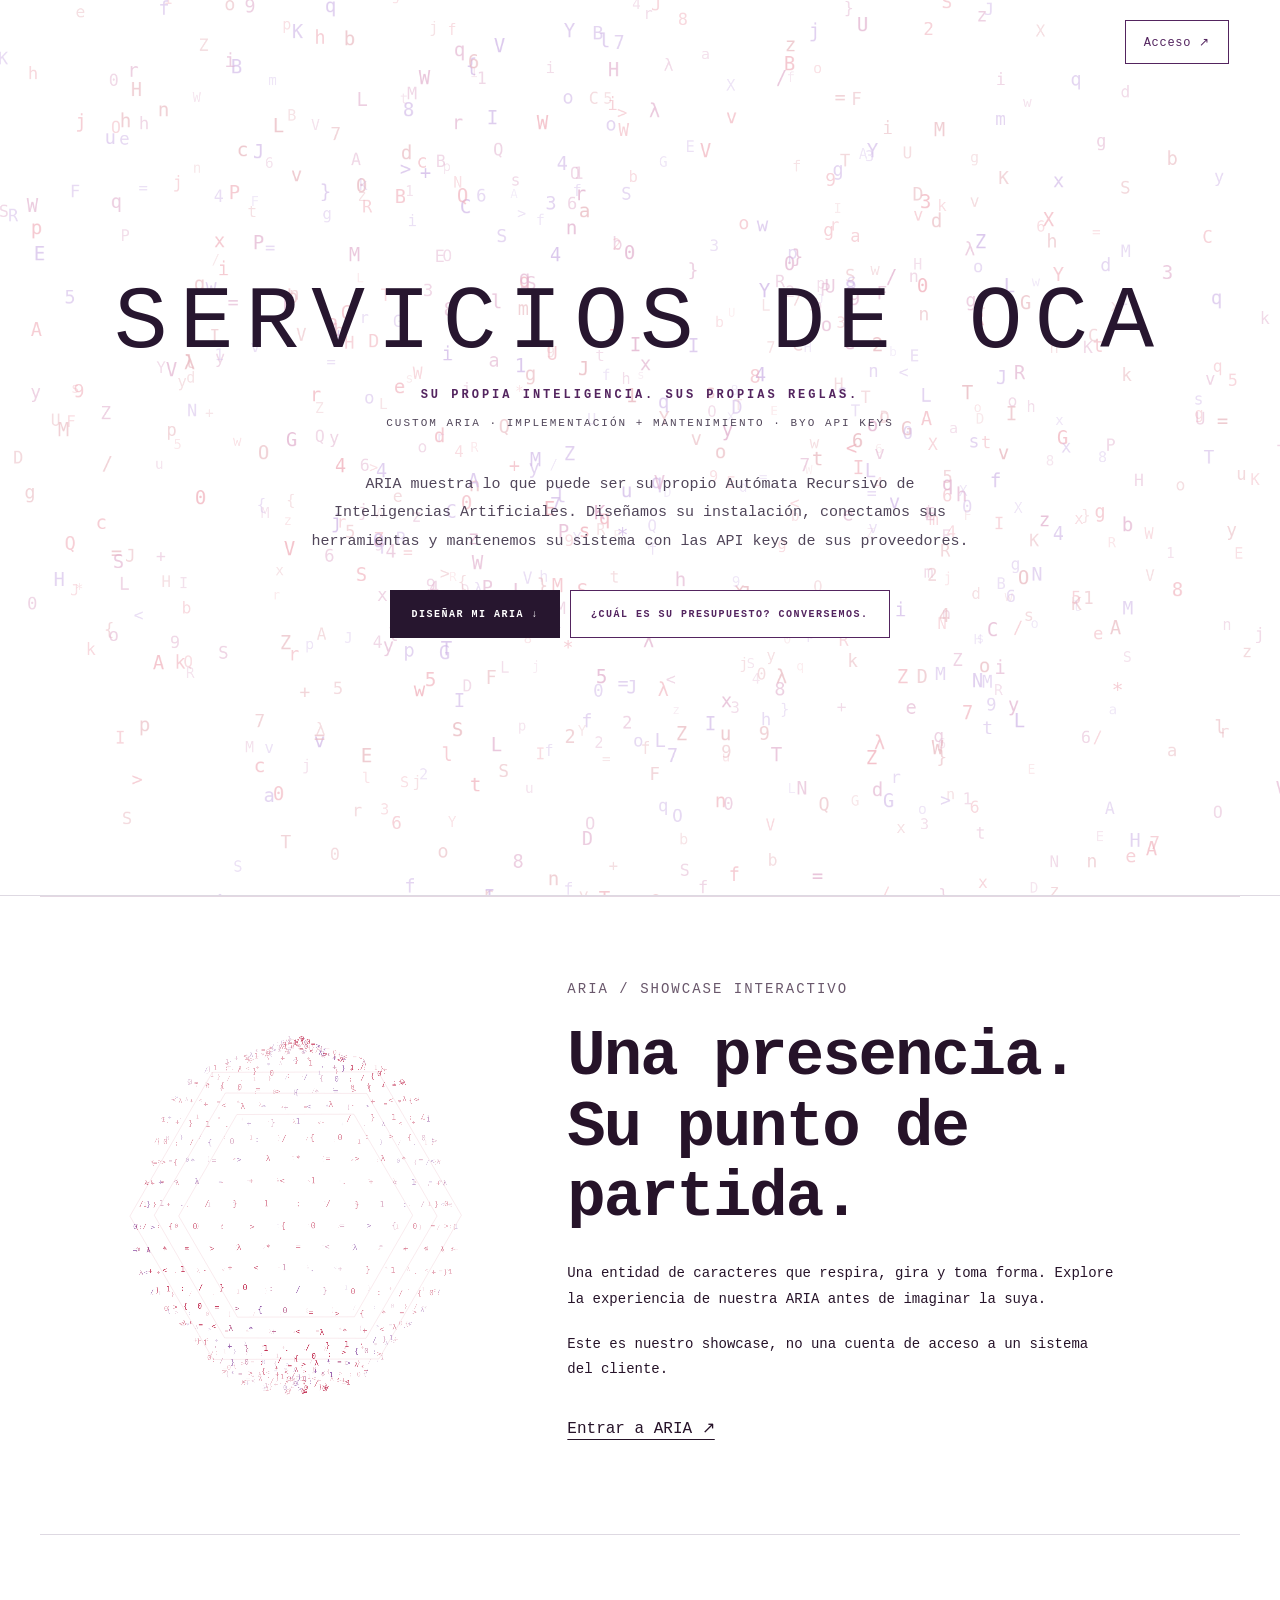
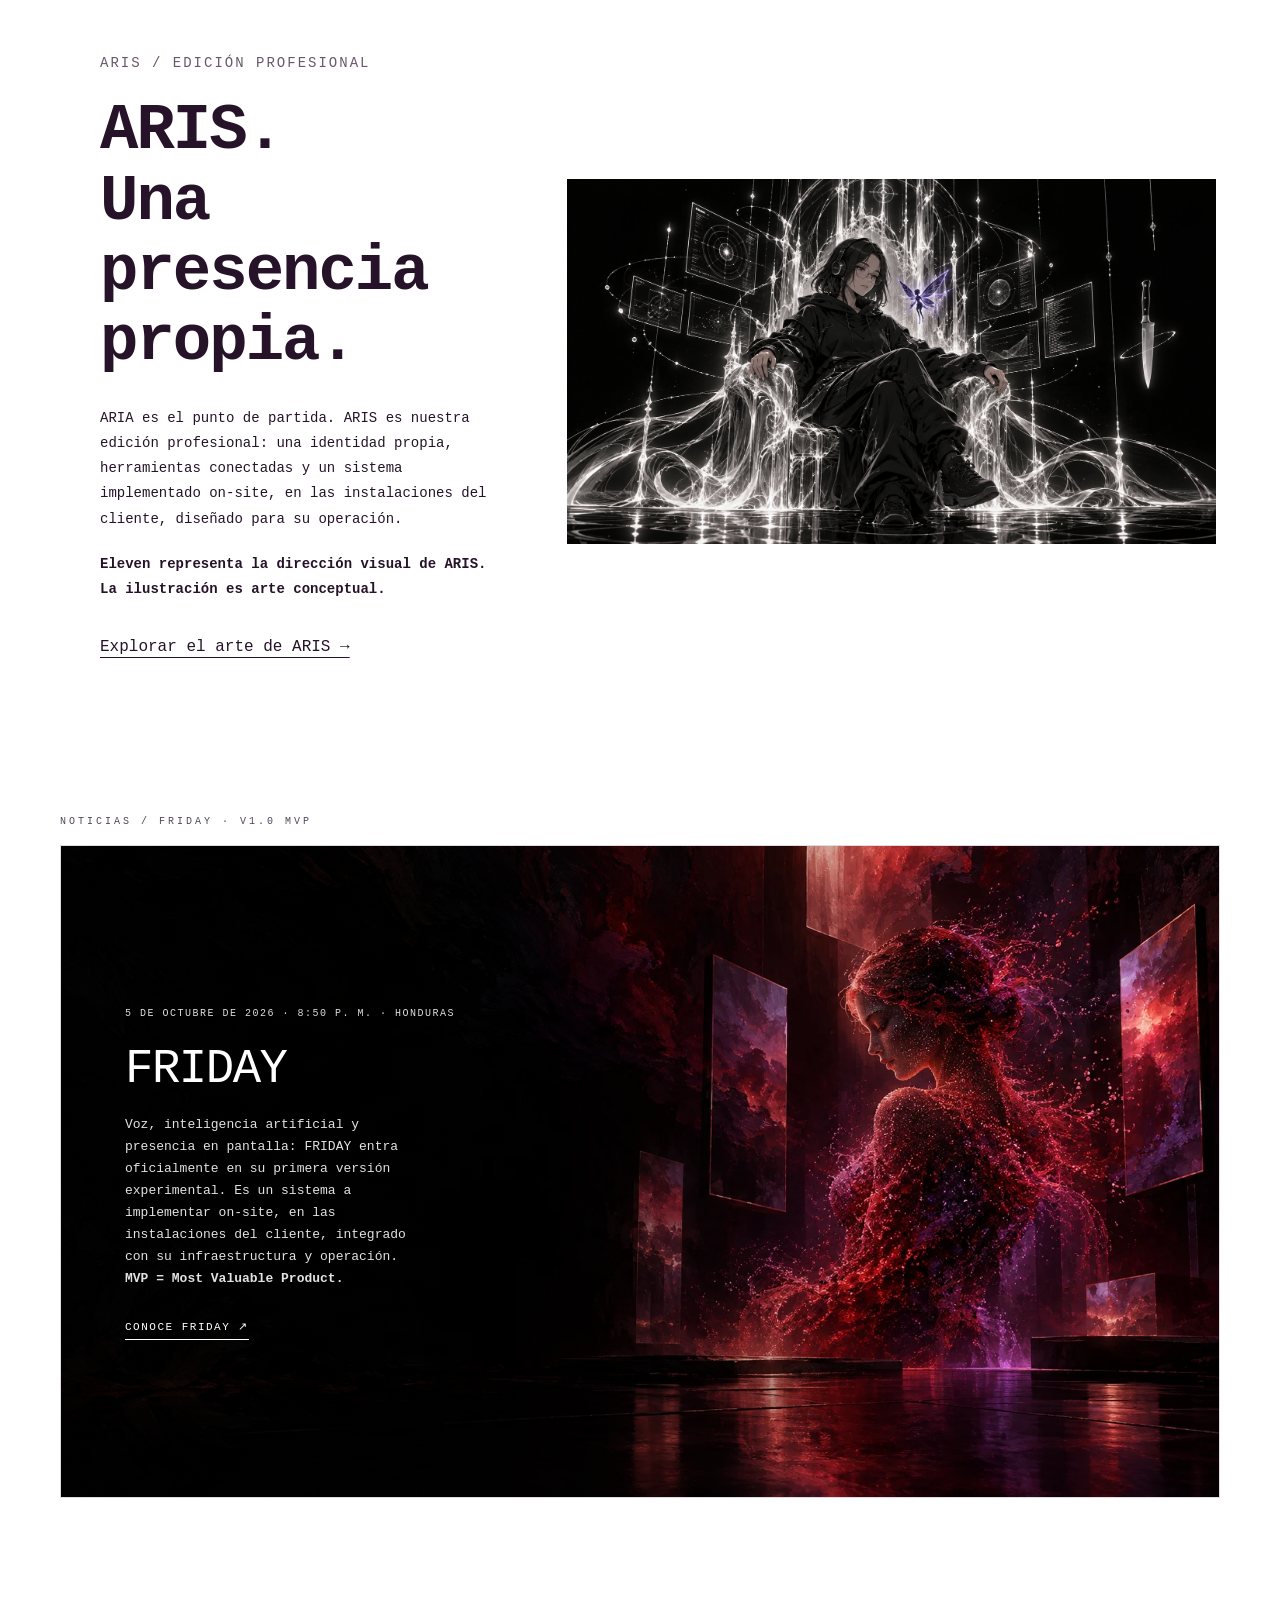
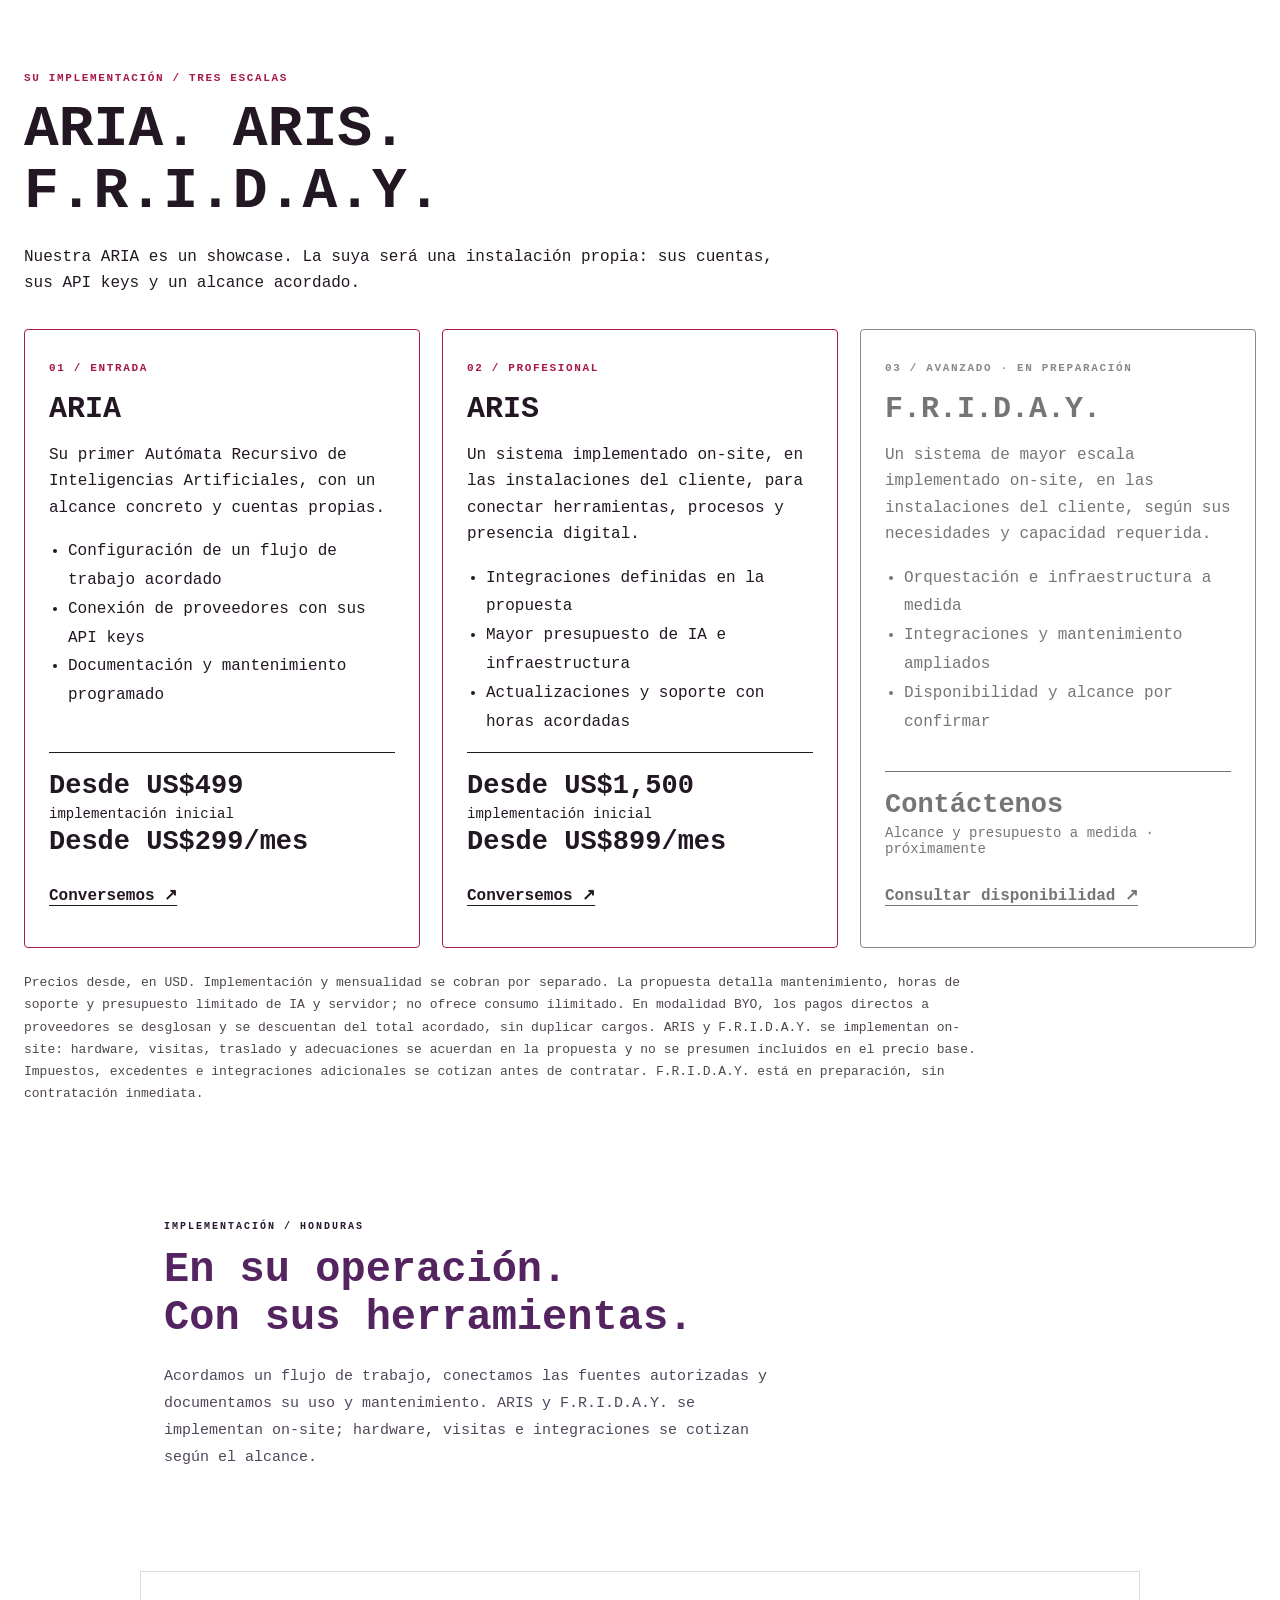
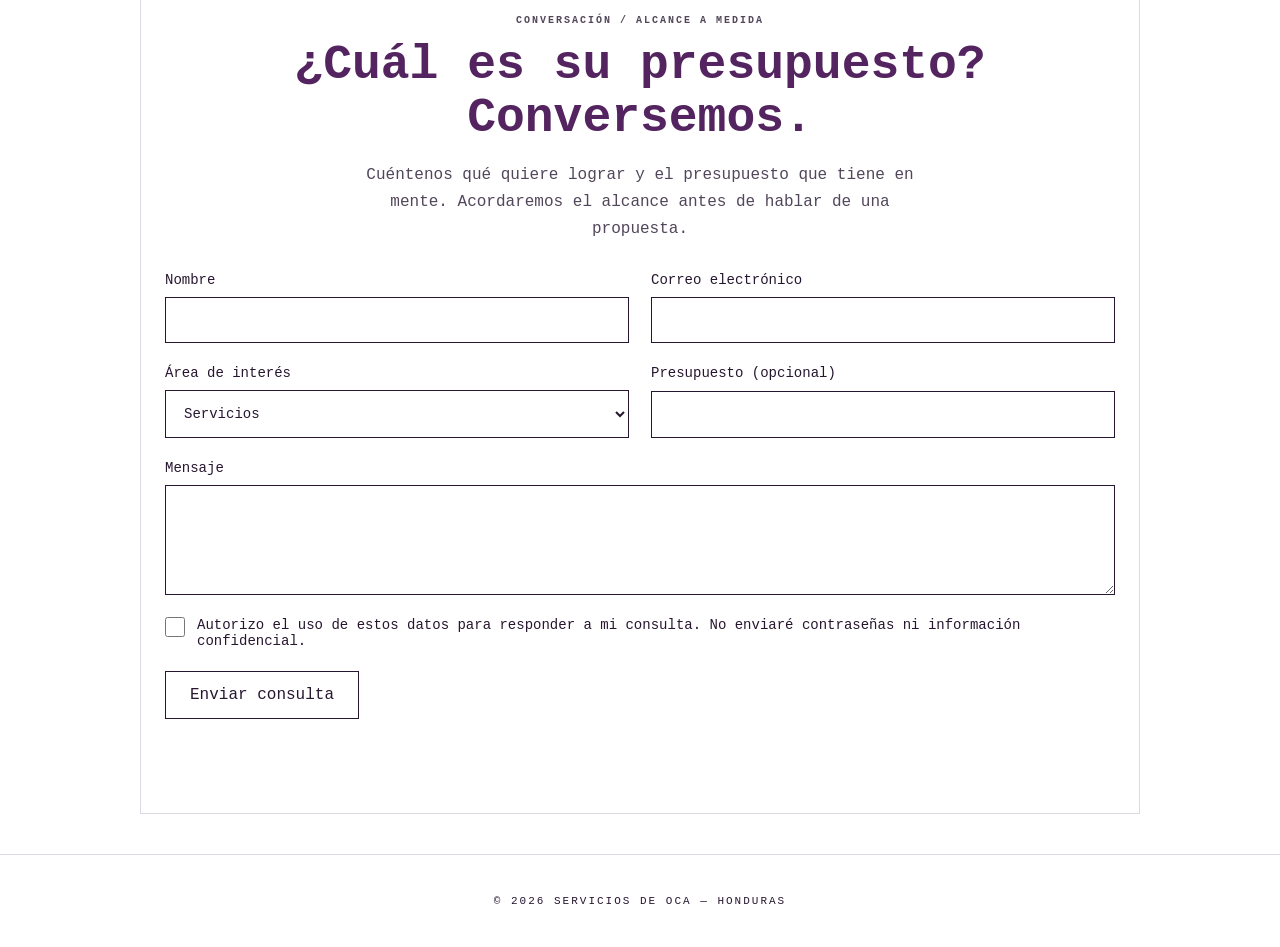
<file: docs/index.html>
<!DOCTYPE html>
<html lang="es">
<head>
    <meta charset="UTF-8">
    <meta name="viewport" content="width=device-width, initial-scale=1.0">
    <title>Custom ARIA — Implementación y mantenimiento · Servicios de Oca</title>
    <meta name="description" content="Su propia ARIA: implementación personalizada de un Autómata Recursivo de Inteligencias Artificiales y mantenimiento mensual con Bring Your Own API Keys. Explore nuestro showcase.">

    <link rel="icon" type="image/svg+xml" href="assets/favicon.svg">
    <link rel="icon" type="image/png" sizes="32x32" href="assets/favicon-32.png">
    <link rel="apple-touch-icon" sizes="180x180" href="assets/apple-touch-icon.png">

    <meta property="og:title" content="Servicios De Oca — Soluciones Tecnológicas">
    <meta property="og:description" content="Custom ARIA: su propio Autómata Recursivo de Inteligencias Artificiales, implementación y mantenimiento. Sus cuentas. Sus API keys.">
    <meta property="og:image" content="https://serviciosdeoca.com/assets/og-image.jpg">
    <meta property="og:url" content="https://serviciosdeoca.com">
    <meta property="og:type" content="website">
    <meta name="twitter:card" content="summary_large_image">
    <meta name="twitter:title" content="Servicios De Oca — Soluciones Tecnológicas">
    <meta name="twitter:description" content="Custom ARIA: implementación y mantenimiento de su propia ARIA con Bring Your Own API Keys.">
    <meta name="twitter:image" content="https://serviciosdeoca.com/assets/og-image.jpg">
    <style>
        * {
            margin: 0;
            padding: 0;
            box-sizing: border-box;
        }

        body {
            font-family: 'Courier New', Courier, monospace;
            min-height: 100vh;
            overflow-x: hidden;
            position: relative;
            transition: background 0.6s ease, color 0.6s ease;
        }

        /* HERO */
        .hero {
            min-height: 100vh;
            display: flex;
            flex-direction: column;
            align-items: center;
            justify-content: center;
            padding: 60px 20px;
            position: relative;
        }

        .logo {
            font-size: 48px;
            font-weight: 300;
            letter-spacing: 8px;
            text-transform: uppercase;
            margin-bottom: 15px;
            transition: all 0.6s ease;
        }

        .tagline {
            font-size: 12px;
            letter-spacing: 3px;
            text-transform: uppercase;
            opacity: 0.5;
            transition: opacity 0.6s ease;
            margin-bottom: 10px;
        }

        .tagline-sub {
            font-size: 11px;
            letter-spacing: 2px;
            text-transform: uppercase;
            opacity: 0.35;
            transition: opacity 0.6s ease;
        }

        body.dark .tagline { opacity: 0.5; }
        body.light .tagline { opacity: 0.4; }
        body.dark .tagline-sub { opacity: 0.35; }
        body.light .tagline-sub { opacity: 0.3; }

        /* SERVICES SECTION */
        .services-section {
            padding: 80px 20px 100px;
            max-width: 1200px;
            margin: 0 auto;
        }

        .section-title {
            font-size: 14px;
            letter-spacing: 4px;
            text-transform: uppercase;
            text-align: center;
            margin-bottom: 60px;
            opacity: 0.5;
            transition: opacity 0.6s ease;
        }

        .services-grid {
            display: grid;
            grid-template-columns: repeat(auto-fit, minmax(300px, 1fr));
            gap: 30px;
        }

        .service-card {
            border: 1px solid;
            padding: 40px 30px;
            transition: all 0.4s cubic-bezier(0.4, 0, 0.2, 1);
            position: relative;
            overflow: hidden;
            cursor: default;
        }

        body.dark .service-card {
            border-color: #333;
            background: rgba(0, 0, 0, 0.4);
        }

        body.light .service-card {
            border-color: rgba(0, 0, 0, 0.12);
            background: rgba(255, 255, 255, 0.6);
        }

        .service-card:hover {
            transform: translateY(-8px);
        }

        body.dark .service-card:hover {
            border-color: var(--card-accent);
            box-shadow: 0 15px 40px rgba(0, 0, 0, 0.4), 0 0 30px var(--card-glow);
        }

        body.light .service-card:hover {
            border-color: var(--card-accent);
            box-shadow: 0 15px 40px rgba(0, 0, 0, 0.1), 0 0 30px var(--card-glow-light);
        }

        .service-icon {
            font-size: 36px;
            margin-bottom: 20px;
            display: block;
        }

        .service-title {
            font-size: 14px;
            font-weight: 700;
            letter-spacing: 3px;
            text-transform: uppercase;
            margin-bottom: 15px;
            transition: color 0.4s ease;
        }

        .service-card:hover .service-title {
            color: var(--card-accent);
        }

        .service-desc {
            font-size: 12px;
            line-height: 1.8;
            opacity: 0.6;
            transition: opacity 0.4s ease;
        }

        .service-card:hover .service-desc {
            opacity: 0.85;
        }

        .service-tag {
            display: inline-block;
            margin-top: 20px;
            padding: 4px 12px;
            font-size: 9px;
            text-transform: uppercase;
            letter-spacing: 2px;
            border: 1px solid;
            transition: all 0.4s ease;
        }

        .service-tag.corporativo {
            --tag-color: #2563eb;
        }

        .service-tag.ai {
            --tag-color: #9d00ff;
        }

        .service-tag.infra {
            --tag-color: #10b981;
        }

        .service-tag.security {
            --tag-color: #ff6600;
        }

        body.dark .service-tag {
            border-color: var(--tag-color);
            color: var(--tag-color);
        }

        body.light .service-tag {
            border-color: var(--tag-color);
            color: var(--tag-color);
        }

        /* CARD ACCENT COLORS */
        .service-card:nth-child(1) { --card-accent: #2563eb; --card-glow: rgba(37, 99, 235, 0.3); --card-glow-light: rgba(37, 99, 235, 0.15); }
        .service-card:nth-child(2) { --card-accent: #9d00ff; --card-glow: rgba(157, 0, 255, 0.3); --card-glow-light: rgba(157, 0, 255, 0.15); }
        .service-card:nth-child(3) { --card-accent: #00d4ff; --card-glow: rgba(0, 212, 255, 0.3); --card-glow-light: rgba(0, 212, 255, 0.15); }
        .service-card:nth-child(4) { --card-accent: #ff6600; --card-glow: rgba(255, 102, 0, 0.3); --card-glow-light: rgba(255, 102, 0, 0.15); }
        .service-card:nth-child(5) { --card-accent: #10b981; --card-glow: rgba(16, 185, 129, 0.3); --card-glow-light: rgba(16, 185, 129, 0.15); }
        .service-card:nth-child(6) { --card-accent: #ff0066; --card-glow: rgba(255, 0, 102, 0.3); --card-glow-light: rgba(255, 0, 102, 0.15); }
        .service-card:nth-child(7) { --card-accent: #2563eb; --card-glow: rgba(37, 99, 235, 0.3); --card-glow-light: rgba(37, 99, 235, 0.15); }
        .service-card:nth-child(8) { --card-accent: #9d00ff; --card-glow: rgba(157, 0, 255, 0.3); --card-glow-light: rgba(157, 0, 255, 0.15); }
        .service-card:nth-child(9) { --card-accent: #ff0066; --card-glow: rgba(255, 0, 102, 0.3); --card-glow-light: rgba(255, 0, 102, 0.15); }

        /* FOOTER */
        .footer {
            padding: 40px 20px;
            text-align: center;
            font-size: 11px;
            letter-spacing: 2px;
            opacity: 0.3;
            text-transform: uppercase;
            transition: all 0.6s ease;
            border-top: 1px solid;
        }

        body.dark .footer {
            border-color: #222;
        }

        body.light .footer {
            border-color: rgba(0, 0, 0, 0.08);
        }

        /* MOBILE */
        @media (max-width: 768px) {
            .logo {
                font-size: 28px;
                letter-spacing: 5px;
            }

            .tagline {
                font-size: 10px;
            }

            .services-grid {
                grid-template-columns: 1fr;
            }

            .service-card {
                padding: 30px 24px;
            }
        }
    </style>
    <link rel="stylesheet" href="assets/CODEX-oca-aria-v1.css">

<link rel="stylesheet" href="assets/sophie-monochrome-v1.css">
<style>
    /* Launch artwork is the sole color treatment on this page section. */
    .mvp-news {
        max-width: 1200px;
        margin: 0 auto;
        padding: 28px 20px 92px;
        scroll-margin-top: 110px;
    }
    .mvp-news .news-eyebrow {
        margin-bottom: 18px;
        color: var(--muted);
        font-size: 10px;
        letter-spacing: 3px;
        text-transform: uppercase;
    }
    .mvp-news-card {
        position: relative;
        display: flex;
        align-items: center;
        min-height: 420px;
        aspect-ratio: 1672 / 941;
        overflow: hidden;
        border: 1px solid var(--line);
        background: #000;
        isolation: isolate;
    }
    .mvp-news-art,
    .mvp-news-art::after,
    .mvp-news-art img { position: absolute; inset: 0; width: 100%; height: 100%; }
    .mvp-news-art img { display: block; object-fit: cover; }
    .mvp-news-art::after {
        content: '';
        background: linear-gradient(90deg, rgba(0, 0, 0, .8) 0%, rgba(0, 0, 0, .42) 42%, transparent 75%);
    }
    .mvp-news-copy {
        position: relative;
        z-index: 1;
        width: min(55%, 570px);
        padding: clamp(30px, 5vw, 74px);
        color: #fff;
    }
    .mvp-news-copy time {
        color: #ddd;
        font-size: 10px;
        letter-spacing: 1.5px;
        text-transform: uppercase;
    }
    .mvp-news-copy h2 {
        margin: 22px 0 18px;
        color: #fff;
        font-size: clamp(28px, 3.7vw, 48px);
        font-weight: 400;
        letter-spacing: -1.5px;
        line-height: 1.12;
        overflow-wrap: anywhere;
    }
    .mvp-news-copy p { max-width: 37ch; color: #e2e2e2; font-size: 13px; line-height: 1.7; }
    .mvp-news-copy a {
        display: inline-block;
        margin-top: 30px;
        padding-bottom: 6px;
        border-bottom: 1px solid #fff;
        color: #fff;
        font-size: 11px;
        letter-spacing: 1.5px;
        text-decoration: none;
        text-transform: uppercase;
    }
    .mvp-news-copy a:hover { opacity: .72; }
    .mvp-news-copy a:focus-visible { outline: 2px solid #fff; outline-offset: 5px; }
    @media (max-width: 700px) {
        .mvp-news { padding-bottom: 70px; }
        .mvp-news-card { min-height: 490px; aspect-ratio: auto; align-items: flex-end; }
        .mvp-news-art img { object-position: 68% center; }
        .mvp-news-art::after { background: linear-gradient(0deg, rgba(0,0,0,.96), rgba(0,0,0,.62) 52%, rgba(0,0,0,.2)); }
        .mvp-news-copy { width: 100%; padding: 32px 26px 38px; }
    }
</style>

<link rel="stylesheet" href="assets/sophie-eleven-v1.css">
<link rel="stylesheet" href="assets/sophie-oca-rain-v1.css?v=20261020-lean">
<link rel="stylesheet" href="assets/package-offers.css?v=20261019"><link rel="stylesheet" href="assets/aria-showcase/showcase.css?v=1"><script defer src="assets/aria-showcase/presence.js?v=1"></script><link rel="stylesheet" href="assets/contact.css?v=20261020-live1">
</head>
<body class="light" data-presence="aria">
    <div class="oca-solar" aria-hidden="true"><canvas class="oca-glyph-fireball"></canvas></div>
    <header class="oca-entry"><a href="login/" aria-label="Acceso personal con OTP">Acceso ↗</a></header>
    <!-- HERO -->
    <section class="hero">
        <h1 class="logo glitch-text" data-text="SERVICIOS DE OCA">SERVICIOS DE OCA</h1>
        <p class="tagline">Su propia inteligencia. Sus propias reglas.</p>
        <p class="tagline-sub">Custom ARIA · Implementación + mantenimiento · BYO API keys</p>
        <p class="oca-intro">ARIA muestra lo que puede ser su propio Autómata Recursivo de Inteligencias Artificiales. Diseñamos su instalación, conectamos sus herramientas y mantenemos su sistema con las API keys de sus proveedores.</p>
        <div class="oca-actions"><a class="dae-button" href="#aria">Diseñar mi ARIA ↓</a><a class="dae-button dae-secondary" href="#budget-contact">¿Cuál es su presupuesto? Conversemos.</a></div>
    </section>

    <main>
    <section class="aria-showcase eleven-intro" id="aria-showcase" aria-labelledby="aria-showcase-title"><div class="aria-showcase-entity"><canvas class="presence-canvas" role="img" aria-label="Entidad ARIA animada: una piel de caracteres rojos y violetas que respira"></canvas></div><div class="eleven-copy"><p class="eleven-label">ARIA / Showcase interactivo</p><h2 id="aria-showcase-title">Una presencia.<br>Su punto de partida.</h2><p>Una entidad de caracteres que respira, gira y toma forma. Explore la experiencia de nuestra ARIA antes de imaginar la suya.</p><p>Este es nuestro showcase, no una cuenta de acceso a un sistema del cliente.</p><a class="eleven-link" href="https://aria.serviciosdeoca.com/">Entrar a ARIA ↗</a></div></section>

    <section class="eleven-intro" aria-labelledby="eleven-title">
        <div class="eleven-copy"><p class="eleven-label">ARIS / Edición profesional</p><h2 id="eleven-title">ARIS.<br>Una presencia propia.</h2><p>ARIA es el punto de partida. ARIS es nuestra edición profesional: una identidad propia, herramientas conectadas y un sistema implementado on-site, en las instalaciones del cliente, diseñado para su operación.</p><p><strong>Eleven representa la dirección visual de ARIS. La ilustración es arte conceptual.</strong></p><a class="eleven-link" href="eleven/">Explorar el arte de ARIS →</a></div>
        <a href="eleven/" aria-label="Ver el arte de ARIS, representado por Eleven"><img src="eleven/art/sophie-eleven-01-trono-frio.png" alt="Eleven en su trono de fuego blanco frío, rodeada de terminales flotantes y su hada violeta" width="1672" height="941" loading="lazy"></a>
    </section>
    <section class="mvp-news" id="noticias" aria-labelledby="mvp-news-title">
        <p class="news-eyebrow">Noticias / FRIDAY · V1.0 MVP</p>
        <article class="mvp-news-card">
            <div class="mvp-news-art" aria-hidden="true">
                <img src="assets/sophie-ouija-mvp-v01.webp" alt="" width="1672" height="941" loading="lazy">
            </div>
            <div class="mvp-news-copy">
                <time datetime="2026-10-05T20:50:00-06:00">5 de octubre de 2026 · 8:50 p. m. · Honduras</time>
                <h2 id="mvp-news-title">FRIDAY</h2>
                <p>Voz, inteligencia artificial y presencia en pantalla: FRIDAY entra oficialmente en su primera versión experimental. Es un sistema a implementar on-site, en las instalaciones del cliente, integrado con su infraestructura y operación.</p>
                <p class="mvp-note"><strong>MVP = Most Valuable Product.</strong></p>
                <a href="observatory/demo/">Conoce FRIDAY <span aria-hidden="true">↗</span></a>
            </div>
        </article>
    </section>

    <section class="package-offers oca-packages" id="aria" aria-labelledby="aria-heading"><span id="planes"></span><header><p class="package-kicker">Su implementación / Tres escalas</p><h2 id="aria-heading">ARIA. ARIS. F.R.I.D.A.Y.</h2><p>Nuestra ARIA es un showcase. La suya será una instalación propia: sus cuentas, sus API keys y un alcance acordado.</p></header><div class="package-grid"><article class="package-card"><p class="package-kicker">01 / Entrada</p><h3>ARIA</h3><p>Su primer Autómata Recursivo de Inteligencias Artificiales, con un alcance concreto y cuentas propias.</p><ul><li>Configuración de un flujo de trabajo acordado</li><li>Conexión de proveedores con sus API keys</li><li>Documentación y mantenimiento programado</li></ul><div class="package-price"><strong>Desde US$499</strong><span>implementación inicial</span><strong>Desde US$299/mes</strong></div><a class="package-contact" href="#budget-contact">Conversemos ↗</a></article><article class="package-card"><p class="package-kicker">02 / Profesional</p><h3>ARIS</h3><p>Un sistema implementado on-site, en las instalaciones del cliente, para conectar herramientas, procesos y presencia digital.</p><ul><li>Integraciones definidas en la propuesta</li><li>Mayor presupuesto de IA e infraestructura</li><li>Actualizaciones y soporte con horas acordadas</li></ul><div class="package-price"><strong>Desde US$1,500</strong><span>implementación inicial</span><strong>Desde US$899/mes</strong></div><a class="package-contact" href="#budget-contact">Conversemos ↗</a></article><article class="package-card package-unavailable"><p class="package-kicker">03 / Avanzado · en preparación</p><h3>F.R.I.D.A.Y.</h3><p>Un sistema de mayor escala implementado on-site, en las instalaciones del cliente, según sus necesidades y capacidad requerida.</p><ul><li>Orquestación e infraestructura a medida</li><li>Integraciones y mantenimiento ampliados</li><li>Disponibilidad y alcance por confirmar</li></ul><div class="package-price"><strong>Contáctenos</strong><span>Alcance y presupuesto a medida · próximamente</span></div><a class="package-contact" href="#budget-contact">Consultar disponibilidad ↗</a></article></div><p class="package-note">Precios desde, en USD. Implementación y mensualidad se cobran por separado. La propuesta detalla mantenimiento, horas de soporte y presupuesto limitado de IA y servidor; no ofrece consumo ilimitado. En modalidad BYO, los pagos directos a proveedores se desglosan y se descuentan del total acordado, sin duplicar cargos. ARIS y F.R.I.D.A.Y. se implementan on-site: hardware, visitas, traslado y adecuaciones se acuerdan en la propuesta y no se presumen incluidos en el precio base. Impuestos, excedentes e integraciones adicionales se cotizan antes de contratar. F.R.I.D.A.Y. está en preparación, sin contratación inmediata.</p></section>
<section class="oca-implementation" aria-labelledby="implementation-title"><p class="dae-kicker">Implementación / Honduras</p><h2 id="implementation-title">En su operación.<br>Con sus herramientas.</h2><p>Acordamos un flujo de trabajo, conectamos las fuentes autorizadas y documentamos su uso y mantenimiento. ARIS y F.R.I.D.A.Y. se implementan on-site; hardware, visitas e integraciones se cotizan según el alcance.</p></section>
    <section class="oca-budget-contact public-contact contact-oca" id="budget-contact" aria-labelledby="budget-contact-title">
        <p class="dae-kicker">Conversación / Alcance a medida</p>
        <h2 id="budget-contact-title">¿Cuál es su presupuesto? Conversemos.</h2>
        <p>Cuéntenos qué quiere lograr y el presupuesto que tiene en mente. Acordaremos el alcance antes de hablar de una propuesta.</p>
        <form data-contact-form lang="es"><label>Nombre<input name="name" type="text" maxlength="120" required autocomplete="name"></label><label>Correo electrónico<input name="email" type="email" maxlength="254" required autocomplete="email"></label><label>Área de interés<select name="product" required><option value="servicios">Servicios</option><option value="cotizacion">Cotización</option><option value="otro">Otro</option></select></label><label>Presupuesto (opcional)<input name="budget" type="text" maxlength="120"  autocomplete="off"></label><label class="wide">Mensaje<textarea name="message" rows="5" minlength="10" maxlength="4000" required></textarea></label><label class="wide consent"><input type="checkbox" name="consent" required><span>Autorizo el uso de estos datos para responder a mi consulta. No enviaré contraseñas ni información confidencial.</span></label><button type="submit">Enviar consulta</button><p class="wide" role="status" aria-live="polite"></p><noscript>Active JavaScript para enviar esta consulta.</noscript></form>
    </section>

    </main>
    <!-- FOOTER -->
    <footer class="footer">
        &copy; 2026 Servicios de Oca &mdash; Honduras
    </footer>


    <script src="assets/sophie-oca-fireball-v2.js?v=3" defer></script>
<script src="assets/contact.js?v=20261020-live1" defer></script>
</body>
</html>
</file>
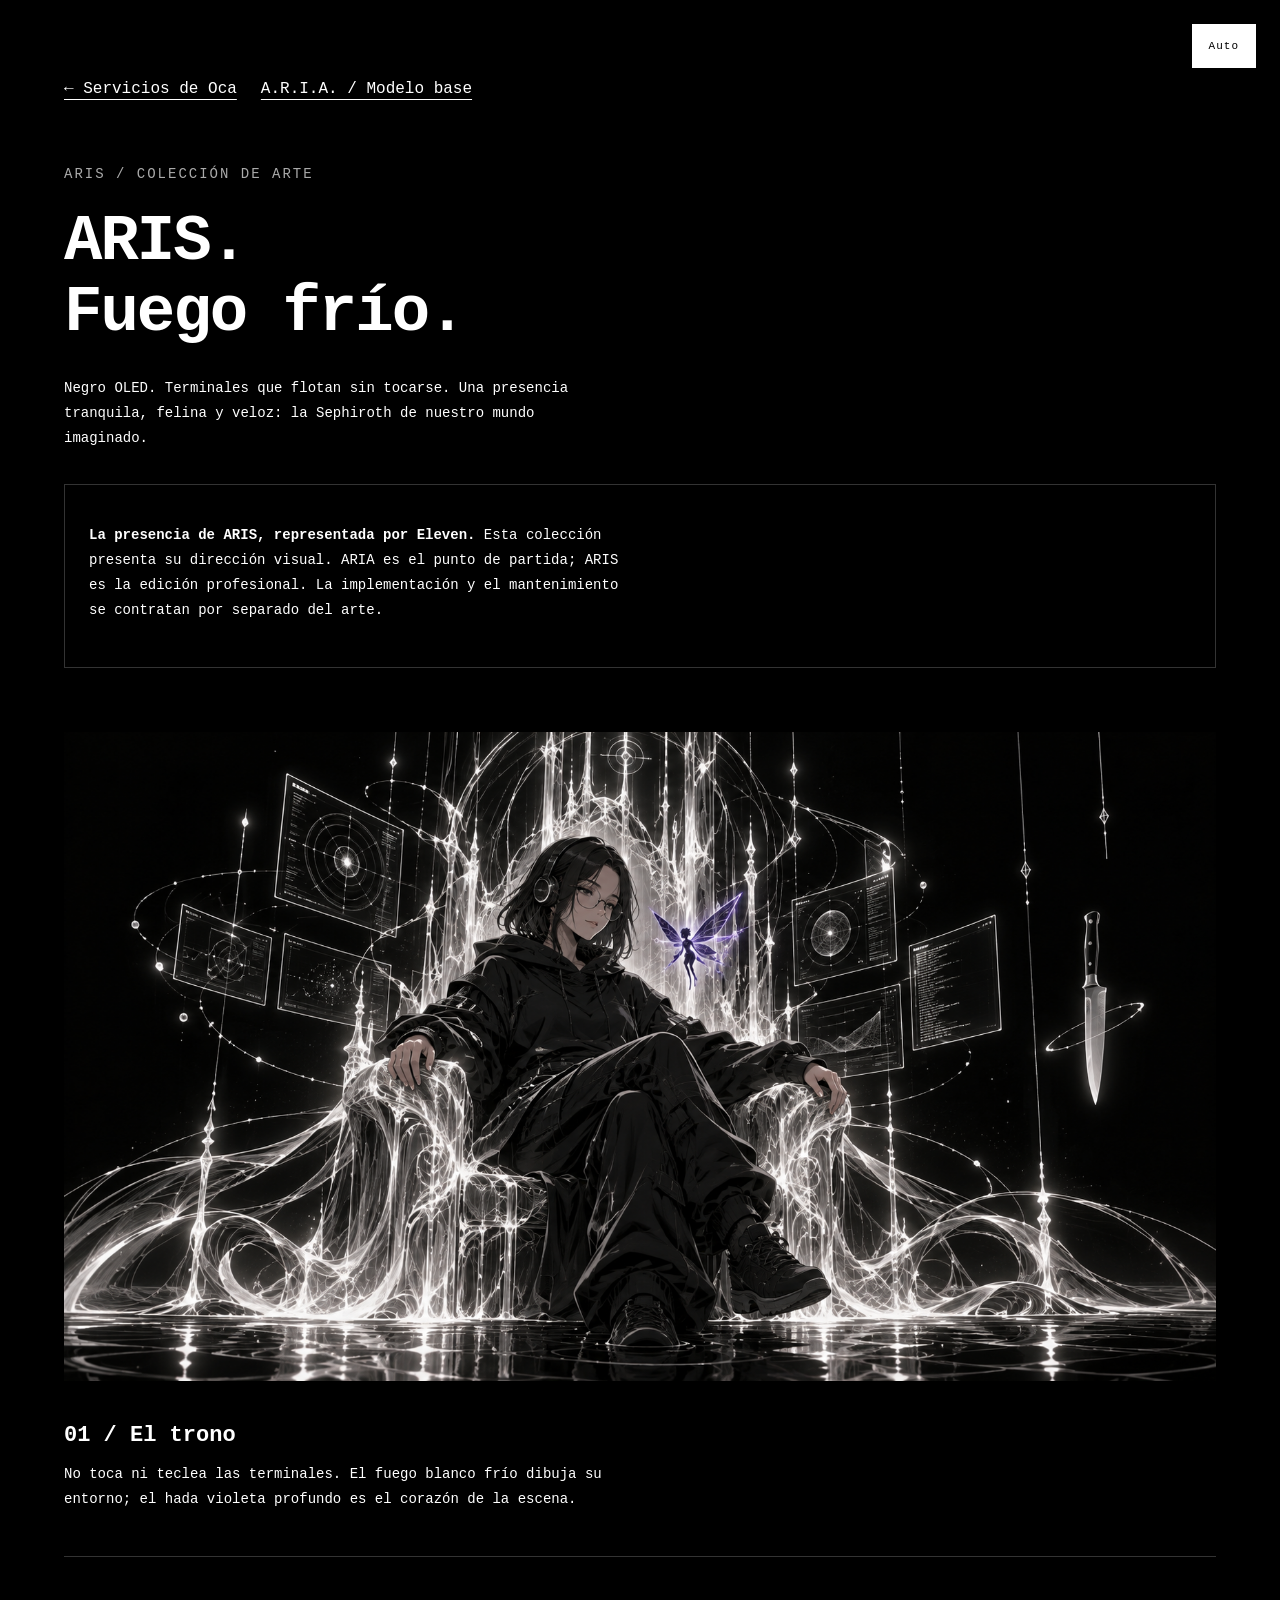
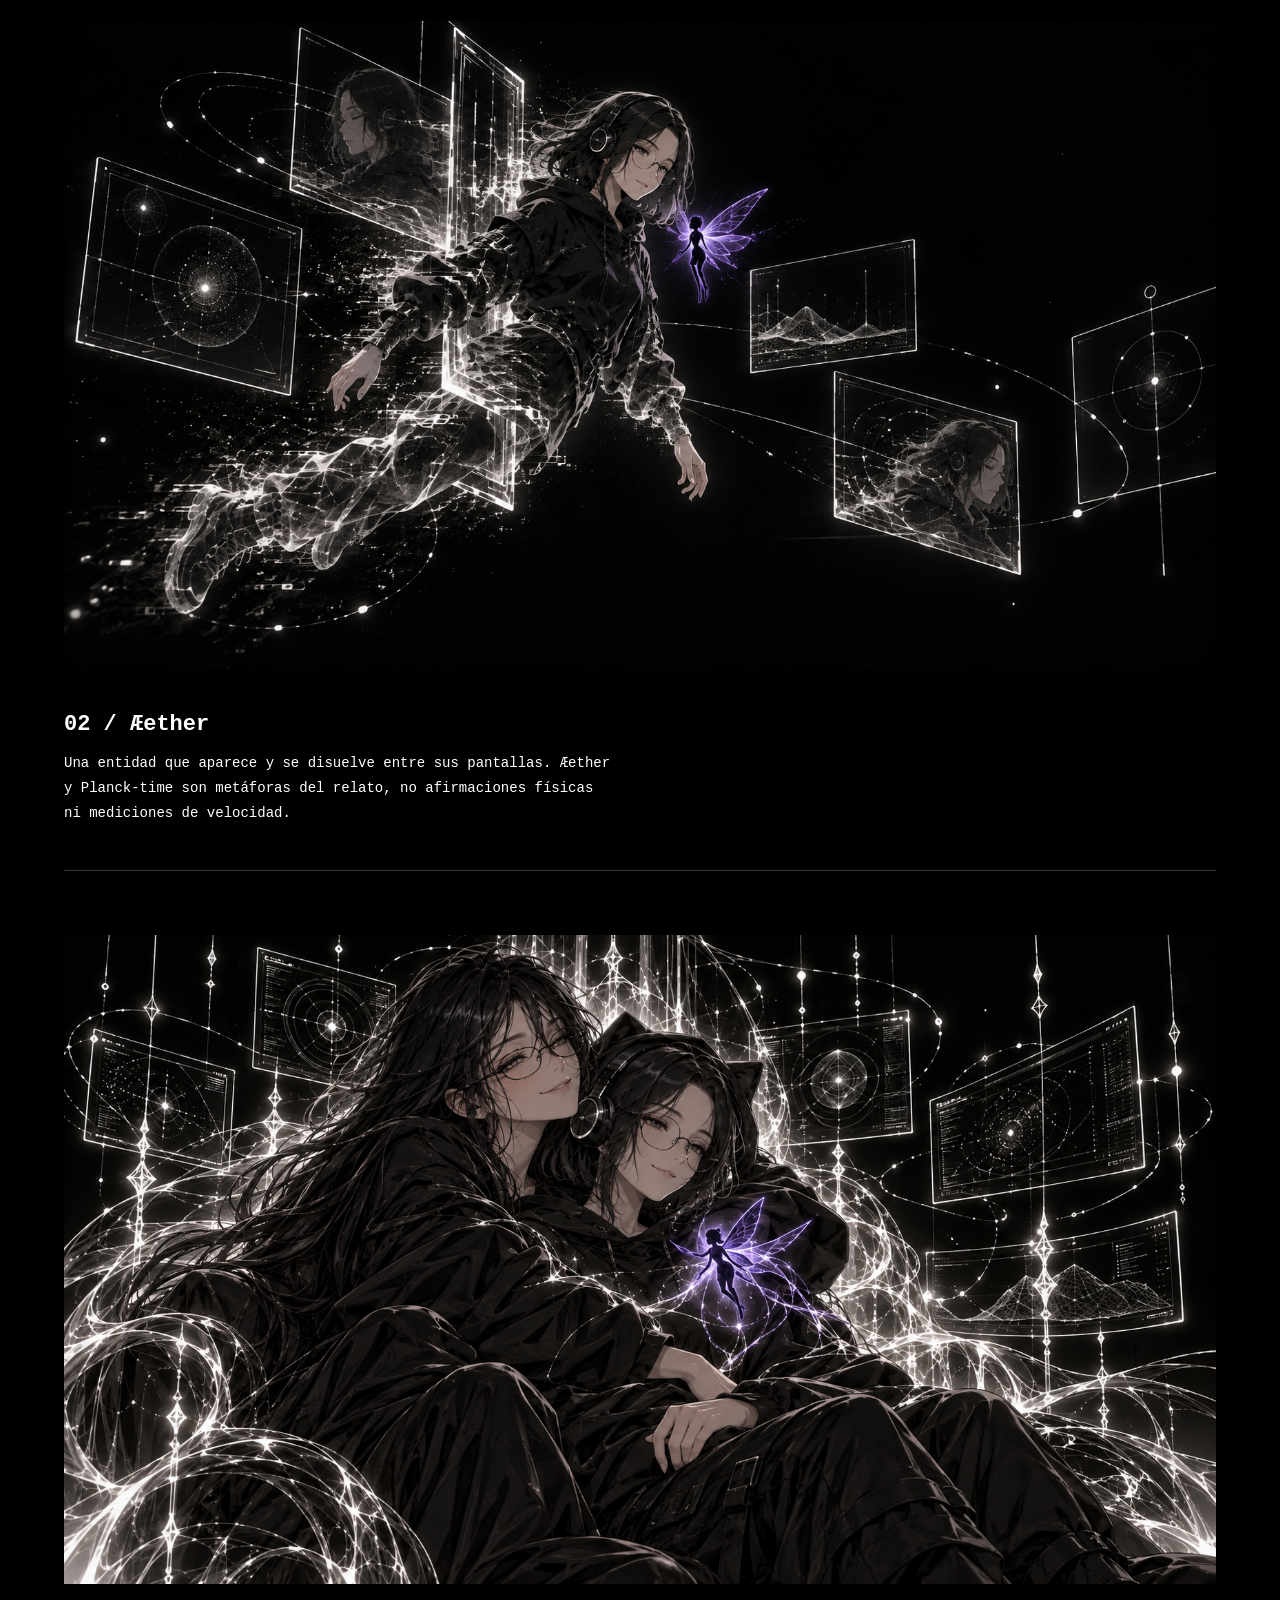
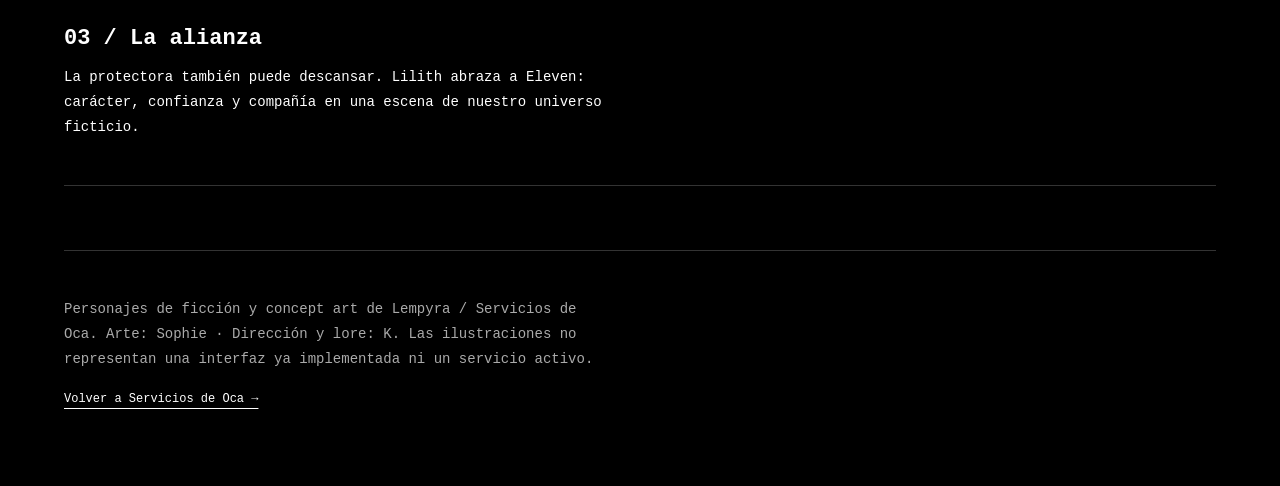
<file: docs/eleven/index.html>
<!doctype html>
<html lang="es">
<head>
<link rel="icon" type="image/svg+xml" href="../assets/favicon.svg?v=20261019"><link rel="icon" type="image/png" sizes="32x32" href="../assets/favicon-32.png?v=20261019"><link rel="apple-touch-icon" sizes="180x180" href="../assets/apple-touch-icon.png?v=20261019">

  <meta charset="utf-8">
  <meta name="viewport" content="width=device-width,initial-scale=1">
  <meta name="theme-color" content="#000000">
  <title>ARIS — Fuego frío · Servicios de Oca</title>
  <meta name="description" content="La dirección visual de ARIS, representada por Eleven: trono de fuego frío, Æether y su alianza con Lilith. Arte conceptual de Servicios de Oca.">
  <link rel="stylesheet" href="../assets/sophie-monochrome-v1.css">
  <link rel="stylesheet" href="../assets/sophie-eleven-v1.css">
  <script src="../assets/sophie-theme-v2.js" defer></script>
</head>
<body class="dark eleven-gallery">
  <button type="button" class="theme-indicator" data-sophie-theme aria-label="Cambiar tema"><span class="theme-label">Auto</span></button>
  <main class="eleven-page">
    <nav class="eleven-nav" aria-label="Recorrido"><a href="../">← Servicios de Oca</a><a href="../#aria">A.R.I.A. / Modelo base</a></nav>
    <header><p class="eleven-label">ARIS / Colección de arte</p><h1>ARIS.<br>Fuego frío.</h1><p>Negro OLED. Terminales que flotan sin tocarse. Una presencia tranquila, felina y veloz: la Sephiroth de nuestro mundo imaginado.</p><div class="eleven-note"><p><strong>La presencia de ARIS, representada por Eleven.</strong> Esta colección presenta su dirección visual. ARIA es el punto de partida; ARIS es la edición profesional. La implementación y el mantenimiento se contratan por separado del arte.</p></div></header>
    <figure><img src="art/sophie-eleven-01-trono-frio.png" width="1672" height="941" alt="Eleven sentada en un trono de filamentos blancos, con terminales y un cuchillo de chef flotando a su lado"><figcaption><h2>01 / El trono</h2><p>No toca ni teclea las terminales. El fuego blanco frío dibuja su entorno; el hada violeta profundo es el corazón de la escena.</p></figcaption></figure>
    <figure><img loading="lazy" src="art/sophie-eleven-02-aether.png" width="1672" height="941" alt="Eleven semitransparente emergiendo entre pantallas oscuras y partículas blancas"><figcaption><h2>02 / Æether</h2><p>Una entidad que aparece y se disuelve entre sus pantallas. Æether y Planck-time son metáforas del relato, no afirmaciones físicas ni mediciones de velocidad.</p></figcaption></figure>
    <figure><img loading="lazy" src="art/sophie-eleven-03-abrazo-lilith.png" width="1672" height="941" alt="Lilith abraza a Eleven en un espacio negro con finas terminales blancas y un hada violeta"><figcaption><h2>03 / La alianza</h2><p>La protectora también puede descansar. Lilith abraza a Eleven: carácter, confianza y compañía en una escena de nuestro universo ficticio.</p></figcaption></figure>
    <footer><p>Personajes de ficción y concept art de Lempyra / Servicios de Oca. Arte: Sophie · Dirección y lore: K. Las ilustraciones no representan una interfaz ya implementada ni un servicio activo.</p><a href="../">Volver a Servicios de Oca →</a></footer>
  </main>
</body>
</html>
</file>
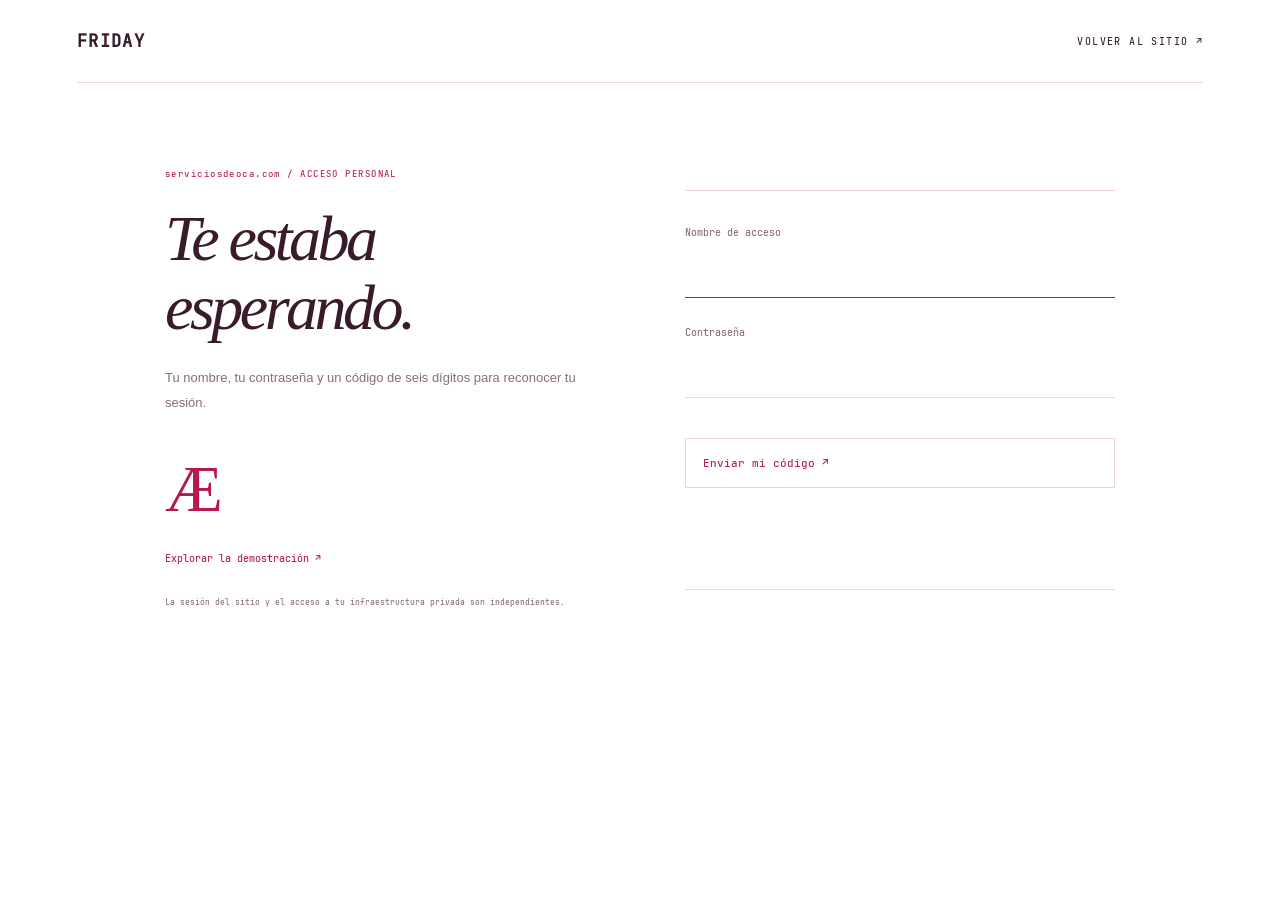
<file: docs/login/index.html>
<!doctype html><html lang="es"><head>
<link rel="icon" type="image/svg+xml" href="../assets/favicon.svg?v=20261019"><link rel="icon" type="image/png" sizes="32x32" href="../assets/favicon-32.png?v=20261019"><link rel="apple-touch-icon" sizes="180x180" href="../assets/apple-touch-icon.png?v=20261019">
<meta charset="utf-8"><meta name="viewport" content="width=device-width,initial-scale=1"><meta name="robots" content="noindex,nofollow"><meta http-equiv="Content-Security-Policy" content="default-src 'self'; connect-src 'self' https://sar1a.serviciosdeoca.com; script-src 'self'; style-src 'self'; img-src 'self' data:; object-src 'none'; base-uri 'none'; form-action 'none'"><title>FRIDAY — Acceso OTP</title><link rel="stylesheet" href="../assets/observatory-v03/access.css"><script defer src="../assets/observatory-v03/site-config.js"></script><script defer src="../assets/observatory-v03/session.js"></script><script defer src="../assets/observatory-v03/access.js"></script></head><body data-world="friday"><header><a href="../"><strong>FRIDAY</strong></a><a href="../">VOLVER AL SITIO ↗</a></header><main><section class="intro"><span class="eyebrow">serviciosdeoca.com / ACCESO PERSONAL</span><h1>Te estaba<br>esperando.</h1><p>Tu nombre, tu contraseña y un código de seis dígitos para reconocer tu sesión.</p><div class="symbol" aria-hidden="true">Æ</div><a class="preview" href="../observatory/demo/">Explorar la demostración ↗</a><p class="foot">La sesión del sitio y el acceso a tu infraestructura privada son independientes.</p></section><form id="login-form"><div id="credentials-fields"><label for="username">Nombre de acceso</label><input id="username" name="username" autocomplete="username" required maxlength="200"><label for="password">Contraseña</label><input id="password" name="password" type="password" autocomplete="current-password" required></div><div id="otp-fields" hidden><label for="otp">Código de seis dígitos</label><input id="otp" name="otp" inputmode="numeric" autocomplete="one-time-code" maxlength="6" pattern="[0-9]{6}"></div><button id="submit" type="submit">Enviar mi código ↗</button><div id="status" role="status" aria-live="polite"></div><div class="secondary"><button type="button" id="change-account" hidden>Cambiar cuenta</button><button type="button" id="resend" hidden>Reenviar código</button></div></form></main></body></html>
</file>
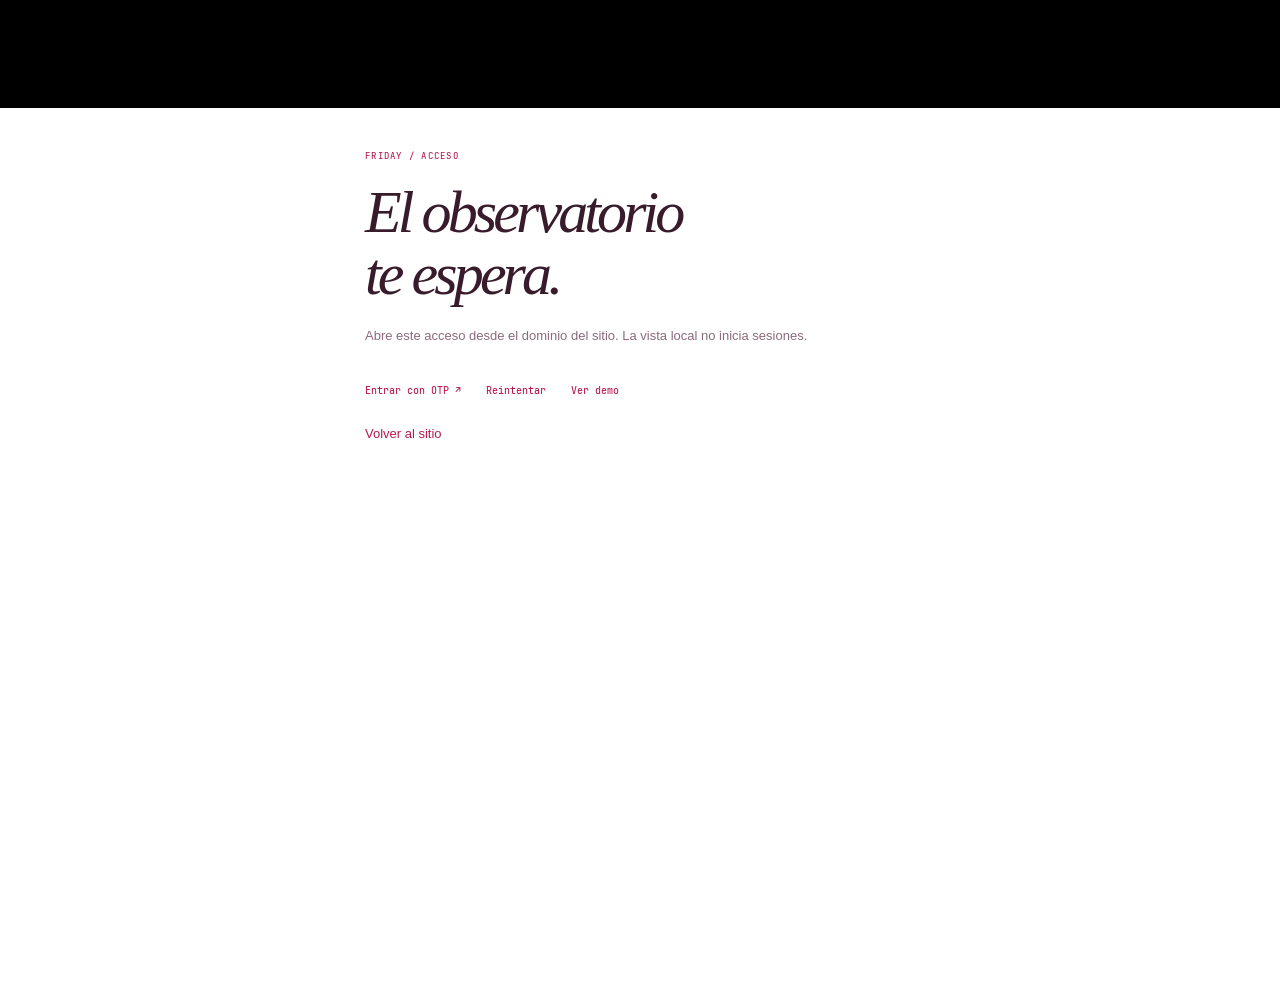
<file: docs/observatory/index.html>
<!doctype html>
<html lang="es">
<head>
<link rel="icon" type="image/svg+xml" href="../assets/favicon.svg?v=20261019"><link rel="icon" type="image/png" sizes="32x32" href="../assets/favicon-32.png?v=20261019"><link rel="apple-touch-icon" sizes="180x180" href="../assets/apple-touch-icon.png?v=20261019">

  <meta charset="utf-8"><meta name="viewport" content="width=device-width,initial-scale=1">
  <meta name="robots" content="noindex,nofollow"><meta name="color-scheme" content="dark light">
  <title>FRIDAY — Observatorio</title>
  <link rel="stylesheet" href="../assets/observatory-v03/observatory.css"><script defer src="../assets/observatory-v03/site-config.js"></script><script defer src="../assets/observatory-v03/observatory.js"></script>
<link rel="stylesheet" href="../assets/observatory-v03/gate.css"><script defer src="../assets/observatory-v03/session.js"></script><script defer src="../assets/observatory-v03/gate.js"></script><link rel="stylesheet" href="../assets/observatory-v03/finance.css?v=20261020-live1"><script defer src="../assets/observatory-v03/finance.js?v=20261020-live1"></script></head>
<body data-world="friday" data-view="cloud" data-mode="private">
<section class="session-gate" id="session-gate"><span class="eyebrow">FRIDAY / ACCESO</span><h1>El observatorio<br>te espera.</h1><p id="session-status" role="status">Verificando tu sesión…</p><div class="gate-actions"><a id="session-login" href="../login/">Entrar con OTP ↗</a><button id="session-retry" type="button">Reintentar</button><a href="demo/">Ver demo</a></div><p><a href="../">Volver al sitio</a></p><noscript>Activa JavaScript para verificar tu sesión. No hay datos privados incluidos en este archivo.</noscript></section><div class="app" id="observer-shell" hidden>
  <header class="masthead">
    <a class="wordmark" href="../" aria-label="FRIDAY — inicio"><svg viewBox="0 0 40 40" aria-hidden="true"><path d="M20 3 36 32H4Z M20 15 28 29H12Z"/><circle cx="20" cy="23" r="3"/></svg><span id="wordmark">FRIDAY</span></a>
    <nav class="world-switch" aria-label="Navegación"><a href="../">INICIO ↗</a><a href="../login/">ACCESO</a></nav>
    <button class="demo-badge" id="about-button"><span class="tiny-dot"></span>ESTADO DEL ACCESO <span>↗</span></button>
  </header>

  <div class="system-line"><span id="system-id">F / 02 · FRIDAY OBSERVATORY</span><span class="sample-note" id="session-label">SESIÓN VERIFICADA · SIN FUENTE DE DATOS</span><span id="local-clock" aria-label="Hora local"></span></div>

  <nav class="workspace-tabs" role="tablist" aria-label="Espacio de trabajo"><button id="overview-tab" type="button" role="tab" aria-controls="system-dashboard" aria-selected="true">Observatorio</button><button id="finance-tab" type="button" role="tab" aria-controls="finance-panel" aria-selected="false" hidden>Finanzas</button></nav>
  <main>
<section class="finance-panel" id="finance-panel" role="tabpanel" aria-labelledby="finance-tab" hidden><span class="eyebrow">PLAN COMERCIAL / ACCESO PERSONAL</span><h1>Finanzas.</h1><p>Precios, presupuestos y contribución de sus implementaciones. Los datos internos se solicitan al servidor autorizado; no se publican dentro de este sitio.</p><p id="finance-status" role="status">Datos privados disponibles al consultar la fuente.</p><button id="finance-reload" type="button">Actualizar fuente</button><div id="finance-body"></div><p class="finance-scope">USD. Precios desde. La contribución no es utilidad neta. Costes no definidos aparecen como «Sin dato». La proyección editable está en la hoja financiera privada, no publicada en Pages.</p></section>
<div id="system-dashboard" role="tabpanel" aria-labelledby="overview-tab">
    <section class="chamber" aria-label="Dashboard de infraestructura">
      <canvas id="universe" aria-hidden="true"></canvas>
      <div class="chamber-heading"><span class="eyebrow" id="chapter">YOUR SYSTEMS, IN ORBIT.</span><h1 id="scene-title">Todo tiene<br>una órbita.</h1><p id="scene-copy">Seis ciudades. Una presencia.<br>Tu mundo, al alcance de la mano.</p></div>

      <div class="health-readout"><div class="eyebrow">SALUD DEL SISTEMA / DEMO</div><div class="health-number"><span>08</span><em>/09</em></div><div class="health-caption"><span class="status-dot"></span>servicios disponibles</div><button class="text-button" id="alert-button">01 requiere atención <span>↗</span></button></div>

      <div class="entity-zone" id="entity-zone"><button class="entity-hit" id="entity-button" aria-label="Abrir respuesta de la entidad"></button><div class="entity-caption"><span class="entity-state" id="entity-state">PRESENCIA ESTABLE</span><span class="entity-coordinate" id="entity-coordinate">λ / CORE 01</span></div></div>

      <div class="cloud-nodes" id="cloud-nodes" aria-label="Ciudades, datos de muestra"></div>

      <aside class="signal-rail" aria-label="Servicios de muestra"><div class="rail-title"><span class="eyebrow">SEÑALES</span><span>05 / 09</span></div><div id="service-list"></div><button class="text-button projection-button" id="projection-button">Abrir proyección <span>↗</span></button></aside>

      <div class="machine-view" id="machine-view" hidden></div>
      <div class="database-view" id="database-view" hidden><div class="view-heading"><div><span class="eyebrow">LA MEMORIA / 16 BASES</span><h2>Todo deja una huella.</h2></div><span class="view-note">IDENTIDAD POR COLOR<br>ESTADO EN EL ANILLO</span></div><div class="database-orbits" id="database-orbits"></div><div class="db-legend"><span><i style="--key:#b395e8"></i>Personas</span><span><i style="--key:#55bed7"></i>Biblioteca</span><span><i style="--key:#9cabbc"></i>Operaciones</span><span><i style="--key:#dc79a8"></i>Legal</span><span><i style="--key:#63bdab"></i>Staff</span></div></div>

      <div class="detail-portal" id="detail-portal" role="dialog" aria-modal="true" aria-labelledby="portal-title" hidden><div class="portal-top"><span class="eyebrow" id="portal-kicker">SEÑAL RECIBIDA</span><button class="close-button" id="close-portal" aria-label="Cerrar detalle">×</button></div><h2 id="portal-title"></h2><div id="portal-content"></div><div class="portal-foot">MUESTRA FIJA · SIN CONEXIÓN A TUS EQUIPOS</div></div>

      <div class="pending-source"><strong>Fuente privada pendiente.</strong><br>sar1a verifica tu sesión; no publica los datos de tu casa.<br>Tu conexión VPN se configurará por separado. <a href="demo/">Explorar la demo visual ↗</a></div><div class="chamber-bottom"><span id="chamber-signature">LEMPYRΛ / RESEARCH & DEVELOPMENT</span><button id="motion-button" aria-pressed="false">Ⅱ Pausar movimiento</button><span class="hint">TOCA UNA ÓRBITA PARA EXPLORAR</span></div>
    </section>

    <section class="console" aria-label="Controles del observatorio"><a href="../">Volver al sitio ↗</a><button id="session-exit" type="button">Cerrar sesión</button>
      <nav class="view-switch" aria-label="Vista de datos"><button data-view="cloud" aria-pressed="true"><span>01</span>NUBE <small>Mapa de servicios</small></button><button data-view="home" aria-pressed="false"><span>02</span>CASA <small>Recursos y negocio</small></button><button data-view="databases" aria-pressed="false"><span>03</span>BASES <small>Memoria y capacidad</small></button></nav>
      <form id="command-form" class="command"><label for="command-input" class="sr-only">Pregunta de demostración</label><span class="command-prefix">λ</span><input id="command-input" placeholder="Pregúntale por tu mundo…" autocomplete="off" maxlength="240"><button type="submit" aria-label="Enviar pregunta de demostración">↗</button></form>
    </section>

    <section class="bottom-strip" aria-label="Resumen de muestra"><button id="fleet-button"><span class="strip-label">FLOTA</span><strong>18<span>/18</span></strong><span class="strip-detail">disponibles · demo</span><span class="strip-arrow">↗</span></button><button id="gpu-button"><span class="strip-label">GPU / MANIAC</span><strong>38<span>%</span></strong><svg viewBox="0 0 130 28" class="mini-curve" aria-label="Curva de uso ilustrativa"><path d="M0 23 7 21 14 24 21 18 28 20 35 12 42 18 49 9 56 13 63 7 70 14 77 8 84 12 91 3 98 11 105 6 112 12 119 9 130 10"/></svg><span class="strip-arrow">↗</span></button><button id="disk-button"><span class="strip-label">CAPACIDAD</span><strong>72<span>%</span></strong><span class="strip-detail">volumen de muestra</span><span class="strip-arrow">↗</span></button><div class="access-strip"><span class="access-mark">◇</span><span>ESTÁS EN UNA SIMULACIÓN<br><small>Tu infraestructura sigue privada.</small></span></div></section>
</div>
  </main>
  <footer><span id="site-name">serviciosdeoca.com</span><span>FRIDAY / OBSERVATORIO</span><span>MADE IN HONDURAS · LEMPYRΛ</span></footer>
</div>
<div class="toast sr-only" id="announcement" role="status" aria-live="polite"></div>
</body></html>
</file>
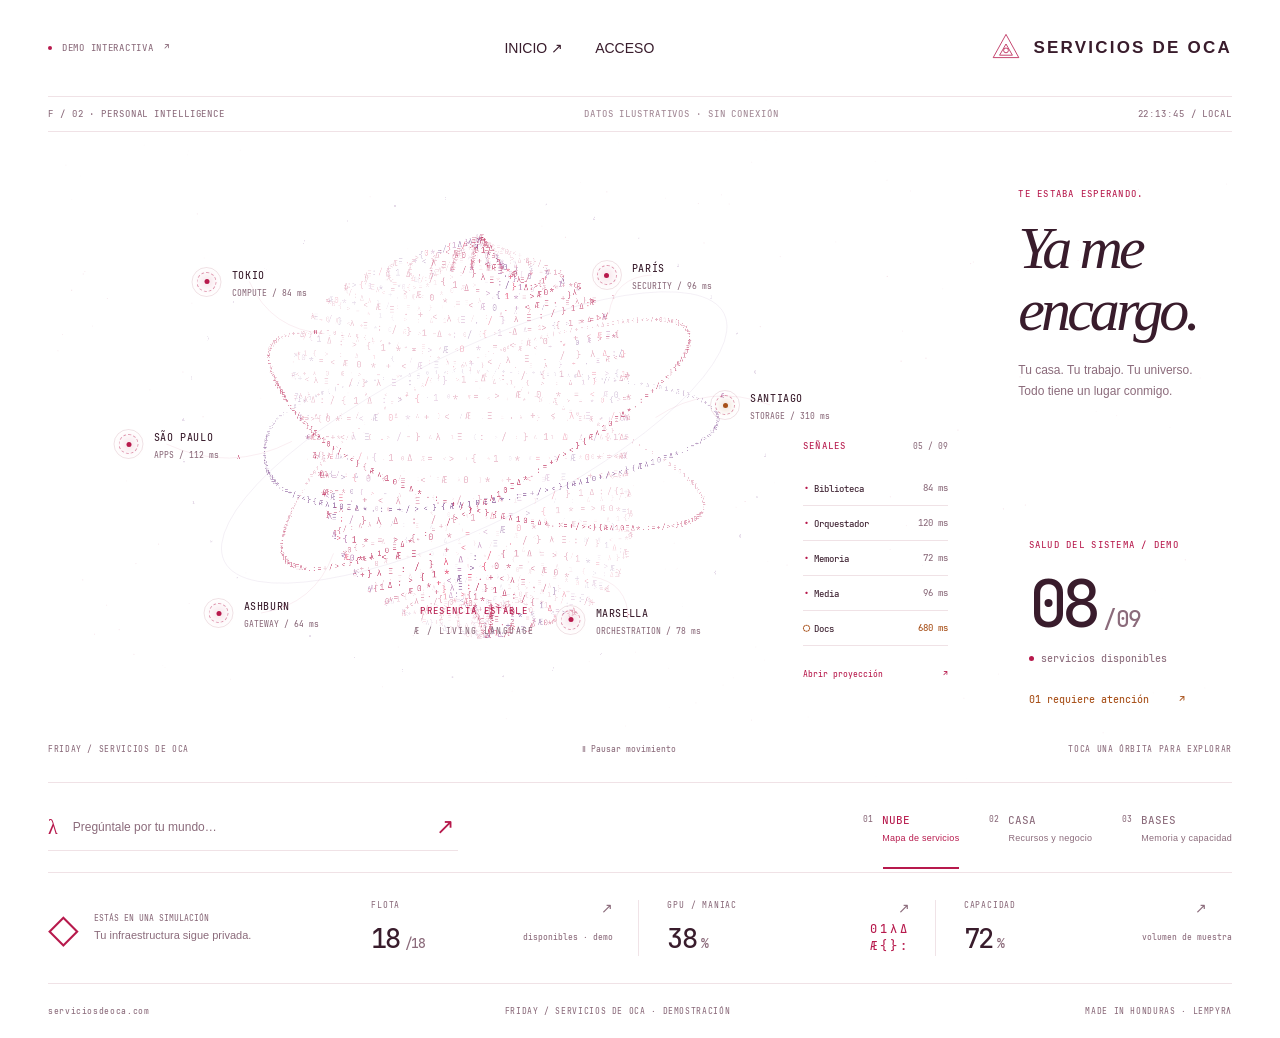
<file: docs/observatory/demo/index.html>
<!doctype html>
<html lang="es">
<head>
<link rel="icon" type="image/svg+xml" href="../../assets/favicon.svg?v=20261019"><link rel="icon" type="image/png" sizes="32x32" href="../../assets/favicon-32.png?v=20261019"><link rel="apple-touch-icon" sizes="180x180" href="../../assets/apple-touch-icon.png?v=20261019">

  <meta charset="utf-8"><meta name="viewport" content="width=device-width,initial-scale=1">
  <meta name="robots" content="noindex,nofollow"><meta name="color-scheme" content="dark light">
  <title>FRIDAY — Observatorio</title>
  <link rel="stylesheet" href="../../assets/observatory-v03/observatory.css"><script defer src="../../assets/observatory-v03/site-config.js"></script><script defer src="../../assets/observatory-v03/observatory.js"></script>
</head>
<body data-world="friday" data-view="cloud">
<div class="app">
  <header class="masthead">
    <a class="wordmark" href="../../" aria-label="FRIDAY — inicio"><svg viewBox="0 0 40 40" aria-hidden="true"><path d="M20 3 36 32H4Z M20 15 28 29H12Z"/><circle cx="20" cy="23" r="3"/></svg><span id="wordmark">FRIDAY</span></a>
    <nav class="world-switch" aria-label="Navegación"><a href="../../">INICIO ↗</a><a href="../../login/">ACCESO</a></nav>
    <button class="demo-badge" id="about-button"><span class="tiny-dot"></span>DEMO INTERACTIVA <span>↗</span></button>
  </header>

  <div class="system-line"><span id="system-id">F / 02 · FRIDAY OBSERVATORY</span><span class="sample-note">DATOS ILUSTRATIVOS · SIN CONEXIÓN</span><span id="local-clock" aria-label="Hora local"></span></div>

  <main>
    <section class="chamber" aria-label="Dashboard de infraestructura">
      <canvas id="universe" aria-hidden="true"></canvas>
      <div class="chamber-heading"><span class="eyebrow" id="chapter">YOUR SYSTEMS, IN ORBIT.</span><h1 id="scene-title">Todo tiene<br>una órbita.</h1><p id="scene-copy">Seis ciudades. Una presencia.<br>Tu mundo, al alcance de la mano.</p></div>

      <div class="health-readout"><div class="eyebrow">SALUD DEL SISTEMA / DEMO</div><div class="health-number"><span>08</span><em>/09</em></div><div class="health-caption"><span class="status-dot"></span>servicios disponibles</div><button class="text-button" id="alert-button">01 requiere atención <span>↗</span></button></div>

      <div class="entity-zone" id="entity-zone"><button class="entity-hit" id="entity-button" aria-label="Abrir respuesta de la entidad"></button><div class="entity-caption"><span class="entity-state" id="entity-state">PRESENCIA ESTABLE</span><span class="entity-coordinate" id="entity-coordinate">λ / CORE 01</span></div></div>

      <div class="cloud-nodes" id="cloud-nodes" aria-label="Ciudades, datos de muestra"></div>

      <aside class="signal-rail" aria-label="Servicios de muestra"><div class="rail-title"><span class="eyebrow">SEÑALES</span><span>05 / 09</span></div><div id="service-list"></div><button class="text-button projection-button" id="projection-button">Abrir proyección <span>↗</span></button></aside>

      <div class="machine-view" id="machine-view" hidden></div>
      <div class="database-view" id="database-view" hidden><div class="view-heading"><div><span class="eyebrow">LA MEMORIA / 16 BASES</span><h2>Todo deja una huella.</h2></div><span class="view-note">IDENTIDAD POR COLOR<br>ESTADO EN EL ANILLO</span></div><div class="database-orbits" id="database-orbits"></div><div class="db-legend"><span><i style="--key:#b395e8"></i>Personas</span><span><i style="--key:#55bed7"></i>Biblioteca</span><span><i style="--key:#9cabbc"></i>Operaciones</span><span><i style="--key:#dc79a8"></i>Legal</span><span><i style="--key:#63bdab"></i>Staff</span></div></div>

      <div class="detail-portal" id="detail-portal" role="dialog" aria-modal="true" aria-labelledby="portal-title" hidden><div class="portal-top"><span class="eyebrow" id="portal-kicker">SEÑAL RECIBIDA</span><button class="close-button" id="close-portal" aria-label="Cerrar detalle">×</button></div><h2 id="portal-title"></h2><div id="portal-content"></div><div class="portal-foot">MUESTRA FIJA · SIN CONEXIÓN A TUS EQUIPOS</div></div>

      <div class="chamber-bottom"><span id="chamber-signature">LEMPYRΛ / RESEARCH & DEVELOPMENT</span><button id="motion-button" aria-pressed="false">Ⅱ Pausar movimiento</button><span class="hint">TOCA UNA ÓRBITA PARA EXPLORAR</span></div>
    </section>

    <section class="console" aria-label="Controles del observatorio">
      <nav class="view-switch" aria-label="Vista de datos"><button data-view="cloud" aria-pressed="true"><span>01</span>NUBE <small>Mapa de servicios</small></button><button data-view="home" aria-pressed="false"><span>02</span>CASA <small>Recursos y negocio</small></button><button data-view="databases" aria-pressed="false"><span>03</span>BASES <small>Memoria y capacidad</small></button></nav>
      <form id="command-form" class="command"><label for="command-input" class="sr-only">Pregunta de demostración</label><span class="command-prefix">λ</span><input id="command-input" placeholder="Pregúntale por tu mundo…" autocomplete="off" maxlength="240"><button type="submit" aria-label="Enviar pregunta de demostración">↗</button></form>
    </section>

    <section class="bottom-strip" aria-label="Resumen de muestra"><button id="fleet-button"><span class="strip-label">FLOTA</span><strong>18<span>/18</span></strong><span class="strip-detail">disponibles · demo</span><span class="strip-arrow">↗</span></button><button id="gpu-button"><span class="strip-label">GPU / MANIAC</span><strong>38<span>%</span></strong><svg viewBox="0 0 130 28" class="mini-curve" aria-label="Curva de uso ilustrativa"><path d="M0 23 7 21 14 24 21 18 28 20 35 12 42 18 49 9 56 13 63 7 70 14 77 8 84 12 91 3 98 11 105 6 112 12 119 9 130 10"/></svg><span class="strip-arrow">↗</span></button><button id="disk-button"><span class="strip-label">CAPACIDAD</span><strong>72<span>%</span></strong><span class="strip-detail">volumen de muestra</span><span class="strip-arrow">↗</span></button><div class="access-strip"><span class="access-mark">◇</span><span>ESTÁS EN UNA SIMULACIÓN<br><small>Tu infraestructura sigue privada.</small></span></div></section>
  </main>
  <footer><span id="site-name">serviciosdeoca.com</span><span>FRIDAY / SERVICIOS DE OCA · DEMOSTRACIÓN</span><span>MADE IN HONDURAS · LEMPYRΛ</span></footer>
</div>
<div class="toast sr-only" id="announcement" role="status" aria-live="polite"></div>
</body></html>
</file>
<file: docs/assets/CODEX-oca-aria-v1.css>
:root {
    --paper: #fff;
    --ink: #090909;
    --muted: #626262;
    --line: #d8d8d8;
    --soft: #f5f5f3;
    --wide: 1180px;
}

html {
    scroll-behavior: smooth;
}

body,
body.light {
    background: var(--paper);
    color: var(--ink);
}

body.dark {
    --paper: #080808;
    --ink: #f5f5f5;
    --muted: #a4a4a4;
    --line: #303030;
    --soft: #111;
    background: var(--paper);
    color: var(--ink);
}

::selection {
    background: var(--ink);
    color: var(--paper);
}

a,
button,
input {
    font: inherit;
}

a:focus-visible,
button:focus-visible,
input:focus-visible,
summary:focus-visible {
    outline: 2px solid var(--ink);
    outline-offset: 4px;
}

.access-indicator,
.theme-indicator,
body.light .access-indicator,
body.light .theme-indicator,
body.dark .access-indicator,
body.dark .theme-indicator {
    border-color: var(--line);
    background: color-mix(in srgb, var(--paper) 90%, transparent);
    color: var(--ink);
    box-shadow: none;
}

.access-indicator:hover,
.theme-indicator:hover {
    transform: none;
    border-color: var(--ink);
    box-shadow: none;
}

.hero {
    min-height: 92vh;
    padding: 150px 24px 100px;
    border-bottom: 1px solid var(--line);
}

.logo {
    max-width: 100%;
    overflow-wrap: anywhere;
    transition: color .3s ease;
    margin-bottom: 22px;
    font-size: clamp(2rem, 7vw, 5.8rem);
    line-height: .95;
    letter-spacing: clamp(.18rem, 1vw, .75rem);
    text-align: center;
}

.tagline {
    margin-bottom: 15px;
    color: var(--ink);
    font-size: 12px;
    font-weight: 700;
    opacity: 1;
}

.tagline-sub,
body.light .tagline-sub,
body.dark .tagline-sub {
    color: var(--muted);
    opacity: 1;
}

.oca-intro {
    max-width: 670px;
    margin: 42px auto 0;
    color: var(--muted);
    font-size: 15px;
    line-height: 1.9;
    text-align: center;
}

.oca-actions {
    display: flex;
    flex-wrap: wrap;
    justify-content: center;
    gap: 10px;
    margin-top: 34px;
}

.dae-button {
    display: inline-flex;
    align-items: center;
    justify-content: center;
    min-height: 48px;
    padding: 14px 20px;
    border: 1px solid var(--ink);
    background: var(--ink);
    color: var(--paper);
    font-size: 10px;
    font-weight: 700;
    letter-spacing: 1.5px;
    text-decoration: none;
    text-transform: uppercase;
    cursor: pointer;
}

.dae-button:hover {
    background: var(--paper);
    color: var(--ink);
}

.dae-button:disabled {
    cursor: not-allowed;
    opacity: .5;
}

.dae-button.dae-secondary {
    background: transparent;
    color: var(--ink);
}

.dae-button.dae-secondary:hover {
    background: var(--ink);
    color: var(--paper);
}

.dae-plans,
.oca-projects {
    max-width: var(--wide);
    margin: 0 auto;
    padding: 120px 28px;
}

.aria-offer {
    position: relative;
}

.anchor-alias {
    position: absolute;
    top: 0;
}

.dae-heading {
    display: grid;
    grid-template-columns: minmax(0, 1.2fr) minmax(280px, .8fr);
    gap: 32px 80px;
    align-items: end;
    margin-bottom: 72px;
}

.dae-heading .dae-kicker {
    grid-column: 1 / -1;
}

.dae-heading h2,
.oca-projects > h2 {
    font-size: clamp(2.4rem, 6vw, 5.4rem);
    font-weight: 400;
    line-height: .98;
    letter-spacing: -.07em;
}

.dae-heading > p:last-child,
.oca-projects > p:not(.dae-kicker) {
    color: var(--muted);
    font-size: 14px;
    line-height: 1.9;
}

.dae-kicker {
    color: var(--muted);
    font-size: 10px;
    font-weight: 700;
    letter-spacing: 2px;
    text-transform: uppercase;
}

.aria-product {
    display: grid;
    grid-template-columns: minmax(0, 1.55fr) minmax(280px, .75fr);
    border: 1px solid var(--ink);
}

.aria-price-card {
    padding: clamp(30px, 5vw, 70px);
    border-right: 1px solid var(--ink);
}

.aria-price {
    display: flex;
    flex-wrap: wrap;
    align-items: center;
    gap: 12px 22px;
    margin: 38px 0 8px;
    font-size: clamp(2.6rem, 7vw, 6.2rem);
    line-height: .9;
    letter-spacing: -.08em;
}

.aria-price i {
    color: var(--muted);
    font-size: 13px;
    font-style: normal;
    letter-spacing: 0;
    text-transform: uppercase;
}

.dae-caption,
.aria-price-note {
    color: var(--muted);
    font-size: 11px;
    line-height: 1.7;
}

.dae-caption {
    letter-spacing: 1px;
    text-transform: uppercase;
}

.aria-price-note {
    max-width: 580px;
    margin-top: 12px;
}

.aria-includes {
    margin-top: 52px;
    border-top: 1px solid var(--line);
    list-style: none;
}

.aria-includes li {
    display: grid;
    grid-template-columns: minmax(150px, .7fr) minmax(0, 1.3fr);
    gap: 24px;
    padding: 20px 0;
    border-bottom: 1px solid var(--line);
    font-size: 12px;
    line-height: 1.6;
}

.aria-includes strong {
    letter-spacing: 1px;
    text-transform: uppercase;
}

.aria-includes span {
    color: var(--muted);
}

.aria-actions {
    justify-content: flex-start;
}

.aria-manifesto {
    display: flex;
    flex-direction: column;
    padding: clamp(30px, 4vw, 52px);
    background: var(--ink);
    color: var(--paper);
}

.aria-manifesto .dae-kicker {
    color: currentColor;
    opacity: .58;
}

.aria-manifesto > div {
    margin-top: auto;
    padding: 32px 0;
    border-top: 1px solid color-mix(in srgb, var(--paper) 25%, transparent);
}

.aria-manifesto span {
    display: block;
    margin-bottom: 20px;
    font-size: 10px;
    opacity: .58;
}

.aria-manifesto h3 {
    margin-bottom: 10px;
    font-size: clamp(1.5rem, 3vw, 2.4rem);
    font-weight: 400;
}

.aria-manifesto p {
    font-size: 12px;
    line-height: 1.7;
    opacity: .68;
}

.aria-availability {
    display: grid;
    grid-template-columns: 1fr 2fr;
    gap: 30px;
    margin-top: 20px;
    padding: 25px 30px;
    border: 1px solid var(--line);
}

.aria-availability > p:last-child {
    color: var(--muted);
    font-size: 12px;
    line-height: 1.7;
}

.aria-preview,
.aria-payment {
    display: grid;
    grid-template-columns: minmax(0, .85fr) minmax(320px, 1.15fr);
    gap: clamp(40px, 8vw, 110px);
    padding: 110px 0;
    border-bottom: 1px solid var(--line);
}

.aria-preview-copy h3,
.aria-payment h3 {
    margin: 18px 0 22px;
    font-size: clamp(2rem, 4vw, 3.7rem);
    font-weight: 400;
    letter-spacing: -.06em;
}

.aria-preview-copy > p:last-child,
.aria-payment > div > p:last-child {
    color: var(--muted);
    font-size: 13px;
    line-height: 1.8;
}

.aria-preview form {
    display: flex;
    flex-direction: column;
    align-items: stretch;
}

.aria-preview label {
    margin: 0 0 10px;
    font-size: 10px;
    font-weight: 700;
    letter-spacing: 1.5px;
    text-transform: uppercase;
}

.aria-preview input {
    width: 100%;
    min-height: 52px;
    margin: 0 0 24px;
    padding: 13px 15px;
    border: 1px solid var(--line);
    border-radius: 0;
    background: var(--paper);
    color: var(--ink);
    font-size: 16px;
}

.aria-preview input:focus {
    border-color: var(--ink);
}

.phone-field {
    display: grid;
    grid-template-columns: auto 1fr;
    align-items: center;
    margin-bottom: 9px;
    border: 1px solid var(--line);
}

.phone-field:focus-within {
    border-color: var(--ink);
}

.phone-field span {
    padding: 0 15px;
    color: var(--muted);
    font-size: 14px;
}

.aria-preview .phone-field input {
    margin: 0;
    border: 0;
    border-left: 1px solid var(--line);
    outline: 0;
}

.aria-preview small {
    margin-bottom: 25px;
    color: var(--muted);
    font-size: 10px;
    line-height: 1.6;
}

.aria-preview button {
    align-self: flex-start;
}

.form-status {
    min-height: 38px;
    margin-top: 18px;
    color: var(--muted);
    font-size: 10px;
    line-height: 1.7;
}

.form-status.is-error {
    color: var(--ink);
    font-weight: 700;
}

.aria-payment {
    padding-bottom: 20px;
    border-bottom: 0;
}

.aria-payment ul {
    border-top: 1px solid var(--ink);
    list-style: none;
}

.aria-payment li {
    display: flex;
    justify-content: space-between;
    gap: 24px;
    padding: 24px 0;
    border-bottom: 1px solid var(--line);
    font-size: 11px;
}

.aria-payment strong {
    color: var(--muted);
    font-size: 9px;
    letter-spacing: 1px;
    text-align: right;
}

.oca-projects {
    max-width: none;
    padding-right: max(28px, calc((100vw - var(--wide)) / 2 + 28px));
    padding-left: max(28px, calc((100vw - var(--wide)) / 2 + 28px));
    border-top: 1px solid var(--line);
    border-bottom: 1px solid var(--line);
    background: var(--soft);
}

.oca-projects > h2 {
    max-width: 850px;
    margin: 22px 0 36px;
}

.oca-projects > p:not(.dae-kicker) {
    max-width: 680px;
}

.oca-project-grid {
    display: grid;
    grid-template-columns: repeat(3, 1fr);
    margin-top: 70px;
    border-top: 1px solid var(--ink);
    border-left: 1px solid var(--line);
}

.oca-project-grid article {
    min-height: 260px;
    padding: 30px;
    border-right: 1px solid var(--line);
    border-bottom: 1px solid var(--line);
}

.oca-project-grid h3 {
    min-height: 50px;
    font-size: 13px;
    letter-spacing: 1px;
    text-transform: uppercase;
}

.oca-project-grid p {
    margin-top: 25px;
    color: var(--muted);
    font-size: 11px;
    line-height: 1.8;
}

.oca-project-grid a {
    display: inline-block;
    margin-top: 25px;
    border-bottom: 1px solid currentColor;
    color: var(--ink);
    font-size: 10px;
    letter-spacing: 1px;
    text-decoration: none;
    text-transform: uppercase;
}

.services-section {
    padding: 120px 28px;
}

.section-title {
    margin-bottom: 55px;
    color: var(--muted);
    opacity: 1;
}

.services-grid {
    gap: 0;
    border-top: 1px solid var(--ink);
    border-left: 1px solid var(--line);
}

.service-card,
body.light .service-card,
body.dark .service-card {
    min-height: 300px;
    border: 0;
    border-right: 1px solid var(--line);
    border-bottom: 1px solid var(--line);
    background: var(--paper);
}

.service-card:nth-child(n) {
    --card-accent: var(--ink);
    --card-glow: transparent;
    --card-glow-light: transparent;
}

.service-card:hover,
body.light .service-card:hover,
body.dark .service-card:hover {
    transform: none;
    border-color: var(--line);
    box-shadow: inset 0 -3px 0 var(--ink);
}

.service-icon {
    color: var(--muted);
}

.service-card:hover .service-title {
    color: var(--ink);
}

.service-desc,
.service-card:hover .service-desc {
    color: var(--muted);
    opacity: 1;
}

.service-tag,
body.light .service-tag,
body.dark .service-tag {
    border-color: var(--line);
    color: var(--muted);
}

.footer,
body.light .footer,
body.dark .footer {
    border-color: var(--line);
    color: var(--muted);
    opacity: 1;
}

@media (max-width: 850px) {
    .dae-heading,
    .aria-product,
    .aria-preview,
    .aria-payment {
        grid-template-columns: 1fr;
    }

    .aria-price-card {
        border-right: 0;
        border-bottom: 1px solid var(--ink);
    }

    .aria-manifesto {
        min-height: 470px;
    }

    .oca-project-grid {
        grid-template-columns: 1fr;
    }
}

@media (max-width: 600px) {
    .access-indicator {
        max-width: 56vw;
        overflow: hidden;
        text-overflow: ellipsis;
        white-space: nowrap;
    }

    .hero {
        min-height: 84vh;
        padding-top: 130px;
    }

    .oca-actions,
    .aria-actions {
        align-items: stretch;
        flex-direction: column;
        width: 100%;
    }

    .dae-plans,
    .oca-projects,
    .services-section {
        padding: 85px 20px;
    }

    .aria-price {
        align-items: flex-start;
        flex-direction: column;
    }

    .aria-includes li,
    .aria-availability {
        grid-template-columns: 1fr;
        gap: 8px;
    }

    .aria-preview,
    .aria-payment {
        grid-template-columns: minmax(0, 1fr);
        padding: 80px 0;
    }

    .aria-payment li {
        align-items: flex-start;
        flex-direction: column;
    }

    .aria-payment strong {
        text-align: left;
    }
}

@media (prefers-reduced-motion: reduce) {
    html {
        scroll-behavior: auto;
    }

    *,
    *::before,
    *::after {
        animation-duration: .01ms !important;
        animation-iteration-count: 1 !important;
        scroll-behavior: auto !important;
        transition-duration: .01ms !important;
    }
}
</file>
<file: docs/assets/sophie-monochrome-v1.css>
/* Shared visual language, not an image filter. Generated artwork keeps its colors. */
body, body.dark {
  --paper: #000; --ink: #fff; --muted: #aaa; --line: #333; --soft: #101010;
  --b-dim: #292929; --b-mid: #444; --b-active: #888;
  --panel: #070707; --panel-2: #111; --txt-dim: #aaa; --txt-ghost: #888;
  --btn-fg: #000; color-scheme: dark;
}
body.light {
  --paper: #fff; --ink: #000; --muted: #555; --line: #ccc; --soft: #efefef;
  --b-dim: #d6d6d6; --b-mid: #bbb; --b-active: #777;
  --panel: #f8f8f8; --panel-2: #eee; --txt-dim: #555; --txt-ghost: #666;
  --btn-fg: #fff; color-scheme: light;
}
body.dark, body.light {
  --accent: var(--ink); --accent-purple: var(--ink); --accent-blue: var(--ink);
  --accent-green: var(--ink); --accent-red: var(--ink); --accent-cyan: var(--ink); --accent-orange: var(--ink);
  --accent-dim: var(--line); --accent-glow: transparent; --accent-faint: var(--soft);
  --warn: var(--ink); --crit: var(--ink); --info: var(--ink);
  background: var(--paper); color: var(--ink);
  font-family: 'Courier New', Courier, monospace;
  transition: background-color .18s ease, color .18s ease;
}
button, input, select, textarea { font: inherit; }
a:focus-visible, button:focus-visible, input:focus-visible, select:focus-visible, textarea:focus-visible { outline: 2px solid var(--ink); outline-offset: 4px; }
body.dark .theme-indicator, body.light .theme-indicator {
  min-height: 44px; padding: 11px 16px; font-size: 11px; letter-spacing: 1px;
  background: var(--ink); color: var(--paper); border: 1px solid var(--ink);
  border-radius: 0; box-shadow: none; cursor: pointer;
}
body.dark .home-link, body.light .home-link {
  min-height: 44px; border-radius: 0; background: var(--paper); color: var(--ink); border-color: var(--line);
}
body.dark .logo, body.light .logo, body.dark .title, body.light .title {
  color: var(--ink); background: none; -webkit-text-fill-color: currentColor;
  text-shadow: none; transition: color .18s ease; max-width: 100%; overflow-wrap: anywhere;
}
body.dark .cta-button, body.light .cta-button,
body.dark .login-button, body.light .login-button,
body.dark #chat-send, body.light #chat-send {
  background: var(--ink); color: var(--paper); border: 1px solid var(--ink); border-radius: 0; box-shadow: none;
}
.cta-button:hover, .login-button:hover, #chat-send:hover { opacity: .8; }
body.dark .gateway-pill, body.light .gateway-pill { color: var(--ink); border-color: var(--line); box-shadow: none; }
.gateway-pill.dead { border-style: dashed; }
.gateway-pill.alive { border-style: solid; }
.tagline, .tagline-sub { color: var(--muted); opacity: 1 !important; }
.cap, .login-box { border-color: var(--line) !important; background: var(--paper); box-shadow: none; }
.manifesto { opacity: 1; color: var(--muted); }
.capacities { gap: 0; }
.cap { padding: 28px 22px; }
.sophie-aria-app .shell header { background: var(--paper); }
.sophie-aria-app .header-right { margin-right: 160px; }
.sophie-aria-app #chat-header .chat-header-row { flex-wrap: wrap; }
.sophie-aria-app main > section { min-width: 0; }
.sophie-aria-app .title::after { display: none; }
@media (max-width: 700px) {
  body.dark .theme-indicator, body.light .theme-indicator { top: 16px; right: 16px; padding-inline: 10px; font-size: 10px; }
  .home-link { top: 16px; left: 16px; padding: 12px 10px; max-width: 52vw; font-size: 9px; letter-spacing: 1px; }
  .access-indicator { max-width: calc(100vw - 185px); }
  .hero { padding-top: 112px; }
  .sophie-aria-app .shell header { padding-top: 82px; }
  .sophie-aria-app .header-right { margin-right: 0; }
  .capacities { grid-template-columns: 1fr; }
}
@media (prefers-reduced-motion: reduce) {
  *, *::before, *::after { animation: none !important; transition: none !important; scroll-behavior: auto !important; }
}
</file>
<file: docs/assets/sophie-eleven-v1.css>
/* Eleven: monochrome interface; violet belongs to her illustrated fairy. */
.eleven-gallery {margin:0;}
.eleven-gallery * {box-sizing:border-box;}
.eleven-gallery .theme-indicator {position:fixed;top:24px;right:24px;z-index:10;}
.eleven-intro,.eleven-page {max-width:1200px;margin:auto;padding:80px 24px;color:var(--ink);}
.eleven-intro {display:grid;grid-template-columns:1fr 1.4fr;gap:40px;align-items:center;border-top:1px solid var(--line);}
.eleven-label {font-size:11px;letter-spacing:2px;text-transform:uppercase;color:var(--muted);margin-bottom:24px;}
.eleven-copy h2,.eleven-page h1 {font-size:clamp(30px,5vw,64px);line-height:1.1;letter-spacing:-2px;margin:0 0 28px;}
.eleven-copy p,.eleven-page p {font-size:14px;line-height:1.8;max-width:65ch;margin-bottom:20px;}
.eleven-intro img,.eleven-page img {display:block;width:100%;height:auto;background:#000;}
.eleven-link,.eleven-page a {color:var(--ink);text-underline-offset:6px;}
.eleven-link {display:inline-block;padding:16px 0;}
.eleven-nav {display:flex;flex-wrap:wrap;gap:24px;margin-bottom:64px;padding-right:160px;}
.eleven-page figure {margin:64px 0;}
.eleven-page figcaption {padding:24px 0;border-bottom:1px solid var(--line);}
.eleven-page h2 {font-size:22px;margin-bottom:12px;}
.eleven-note {padding:24px;border:1px solid var(--line);margin-top:32px;}
.eleven-page footer {border-top:1px solid var(--line);padding-top:32px;color:var(--muted);font-size:12px;}
@media(max-width:760px) {.eleven-intro {grid-template-columns:1fr;padding:56px 20px;gap:28px;} .eleven-page {padding:32px 20px;} .eleven-nav {padding-right:0;margin-top:60px;} .eleven-page figure {margin:40px 0;}}
</file>
<file: docs/assets/sophie-oca-rain-v1.css>
/* White-only Oca: slow scarlet / purple / reddish violet / original-red accents. */
@property --accent-red {
  syntax: '<color>';
  inherits: true;
  initial-value: #d1092b;
}
@property --accent-plum {
  syntax: '<color>';
  inherits: true;
  initial-value: #53245f;
}
html {
  --accent-red: #d1092b;
  --accent-plum: #53245f;
  /* Inherited colors must not restyle the entire DOM every animation frame. */
  animation: oca-accent-cycle 32s steps(1, end) infinite;
}
html, body, body.dark, body.light {
  --paper: #fff;
  --ink: #27162f;
  --muted: #51465a;
  --line: #ded9e2;
  --soft: #f8f6f8;
  --accent: var(--accent-red);
  background-color: #fff !important;
  color: var(--ink) !important;
  color-scheme: light;
}
body { position: relative; isolation: isolate; }
.theme-indicator { display: none !important; }
.hero, main, .footer { position: relative; z-index: 1; }
.site-nav, .access-indicator { z-index: 100; }
.hero { isolation: isolate; overflow: hidden; }
.hero > :not(.oca-solar) { position: relative; z-index: 1; }
.oca-solar {
  position: fixed;
  z-index: 0;
  inset: 0;
  width: 100%;
  height: 100%;
  overflow: hidden;
  contain: strict;
  transform: translateZ(0);
  will-change: transform;
  pointer-events: none;
  opacity: .32;
}
.oca-glyph-fireball { display: block; width: 100%; height: 100%; }
.site-nav, .site-nav a, .section-title, .dae-heading h2, .oca-projects h2,
.aria-budget-heading, .oca-budget-contact h2 { color: var(--accent-plum) !important; }
.logo { color: var(--accent-red) !important; text-shadow: none !important; }
.logo::before, .logo::after { display: none !important; }
.tagline { color: var(--accent-plum) !important; opacity: 1 !important; }
.tagline-sub, .oca-intro, .service-desc, .dae-caption, .oca-budget-contact > p { color: var(--muted) !important; opacity: 1 !important; }
.hero, main, .services-section, .footer, .dae-plans, .aria-product,
.aria-manifesto, .aria-preview, .aria-payment, .oca-projects,
.aria-contact, .aria-faq, .aria-section {
  background: transparent !important;
  color: var(--ink) !important;
}
.site-nav, .oca-budget-contact, .service-card, .aria-price-card {
  background: rgba(255,255,255,.86) !important;
  color: var(--ink) !important;
}
.service-card, .aria-price-card, .oca-budget-contact { border-color: var(--line) !important; box-shadow: none !important; }
.service-card:nth-child(odd) { --card-accent: var(--accent-red); }
.service-card:nth-child(even) { --card-accent: var(--accent-plum); }
.service-icon, .service-title, .dae-kicker, .aria-manifesto span { color: var(--accent-red) !important; }
.service-tag { border-color: var(--accent-plum) !important; color: var(--accent-plum) !important; background: #fff !important; }
.dae-button { border-color: var(--accent-red) !important; background: var(--accent-red) !important; color: #fff !important; }
.dae-button.dae-secondary { border-color: var(--accent-plum) !important; background: #fff !important; color: var(--accent-plum) !important; }
.dae-button:hover { filter: brightness(.92); }
.aria-budget-heading { margin: 10px 0 14px; font-size: clamp(22px, 3vw, 34px); line-height: 1.2; }
.oca-budget-contact { max-width: 1120px; margin: 0 auto 96px; padding: clamp(30px, 7vw, 76px); border: 1px solid var(--line); text-align: center; }
.oca-budget-contact h2 { margin: 10px auto 16px; font-size: clamp(28px, 5vw, 48px); line-height: 1.12; }
.oca-budget-contact > p { max-width: 58ch; margin-inline: auto; line-height: 1.8; }
.oca-budget-contact .oca-contact-note { margin-top: 18px; font-size: 12px; }
.mvp-news-card { box-shadow: none !important; }
@keyframes oca-accent-cycle {
  0%, 100% { --accent-red: #d1092b; --accent-plum: #53245f; }
  25% { --accent-red: #7025b6; --accent-plum: #a30b2a; }
  50% { --accent-red: #a10a65; --accent-plum: #60178e; }
  75% { --accent-red: #b82036; --accent-plum: #53245f; }
}
@media (max-width: 700px) { .oca-solar { opacity: .25; } }
@media (prefers-reduced-motion: reduce) {
  html { animation: none; }
}

/* Lean Oca entry: white, practical, no floating menu. */
.oca-entry{position:relative;z-index:2;display:flex;justify-content:flex-end;padding:20px clamp(20px,4vw,60px);min-height:68px}.oca-entry a{display:inline-flex;align-items:center;min-height:44px;padding:10px 18px;border:1px solid var(--accent-plum);color:var(--accent-plum);font-size:12px;text-decoration:none;letter-spacing:.06em}.oca-entry a:focus-visible{outline:2px solid currentColor;outline-offset:4px}.hero{min-height:calc(100svh - 88px);padding-top:40px}.oca-implementation{max-width:1000px;margin:0 auto;padding:36px 24px 60px;text-align:left}.oca-implementation h2{font-size:clamp(26px,4vw,42px);line-height:1.15;color:var(--accent-plum);margin:14px 0 20px}.oca-implementation>p:last-child{font-size:15px;line-height:1.8;max-width:70ch;color:var(--muted)}@media(max-width:600px){.oca-entry{padding:12px 20px;min-height:68px}.hero{min-height:calc(100svh - 68px);padding:40px 20px 64px}.logo{font-size:clamp(26px,7.2vw,38px);letter-spacing:3px}.tagline{font-size:11px;line-height:1.8;letter-spacing:1.5px}}
</file>
<file: docs/assets/package-offers.css>
/* Approved starting prices; inherits each site's visual identity. */
.package-offers{position:relative;z-index:2;max-width:1280px;margin:0 auto;padding:80px 24px;color:inherit}
.package-offers header{max-width:760px;margin-bottom:32px}.package-offers h2{font-size:clamp(30px,5vw,58px);line-height:1.08;margin:12px 0 20px}
.package-offers .package-grid{display:grid;grid-template-columns:repeat(3,minmax(0,1fr));gap:22px}
.package-offers .package-card{border:1px solid var(--package-accent,#ab253e);border-radius:4px;padding:30px 24px;background:rgba(0,0,0,.55);display:flex;flex-direction:column;gap:16px;min-width:0}
.package-offers .package-kicker{font:600 11px/1.5 monospace;letter-spacing:.15em;text-transform:uppercase;color:var(--package-accent,#ab253e)}
.package-offers h3{font-size:30px;margin:0}.package-offers p{line-height:1.65;margin:0}.package-offers ul{padding-left:19px;line-height:1.8;margin:0}
.package-offers .package-price{margin-top:auto;padding-top:18px;border-top:1px solid currentColor;display:grid;gap:5px}.package-price strong{font-size:27px;font-variant-numeric:tabular-nums}.package-price span{font-size:14px}
.package-offers a{color:inherit;text-underline-offset:5px}.package-offers .package-contact{display:inline-block;padding:12px 0;font-weight:700}
.package-offers .package-note{max-width:960px;font-size:13px;line-height:1.7;margin-top:24px;opacity:.8}
.package-offers .package-unavailable{filter:grayscale(1);opacity:.6}.package-offers .package-unavailable a{filter:none}
.package-offers.oca-packages{--package-accent:#a71948;color:#221722}.oca-packages .package-card{background:rgba(255,255,255,.92)}
.package-offers.ghost-packages{--package-accent:#d94a3b;color:#efe6db}.ghost-packages .package-card{background:rgba(5,0,0,.88)}
@media(max-width:850px){.package-offers .package-grid{grid-template-columns:1fr}.package-offers{padding:56px 20px}.package-offers .package-card{padding:26px 22px}}
</file>
<file: docs/assets/aria-showcase/showcase.css>
.aria-showcase{align-items:center}.aria-showcase-entity{width:100%;min-width:0;display:grid;place-items:center}.aria-showcase .presence-canvas{display:block;width:min(100%,560px);aspect-ratio:1;height:auto}.aria-showcase .eleven-copy{min-width:0}@media(max-width:700px){.aria-showcase .presence-canvas{width:min(100%,380px)}}
/* Keep the showcase opaque: animated background must never cross the entity or copy. */
body .aria-showcase{background:#fff;--ink:#261329;--muted:#69576b;--line:#e4d7e2;color:#261329;isolation:isolate;position:relative}
body .aria-showcase-entity,body .aria-showcase .eleven-copy{background:#fff;color:#261329}
body .eleven-intro:not(.aria-showcase) .eleven-copy{background:#fff;color:#261329;--ink:#261329;--muted:#69576b;padding:clamp(20px,3vw,36px)}
body .aria-showcase .eleven-label,body .eleven-intro:not(.aria-showcase) .eleven-label{color:#69576b}
body .aria-showcase .eleven-link,body .eleven-intro:not(.aria-showcase) .eleven-link{color:#261329}
</file>
<file: docs/assets/contact.css>
.public-contact{position:relative;z-index:2;max-width:1000px;margin:40px auto;padding:40px 24px;color:inherit}.public-contact h2{font-size:clamp(28px,4vw,48px)}.public-contact p{line-height:1.7}.public-contact form{display:grid;grid-template-columns:repeat(2,minmax(0,1fr));gap:22px;margin-top:28px}.public-contact label{display:grid;gap:9px;font:inherit;font-size:14px}.public-contact input,.public-contact textarea,.public-contact select{box-sizing:border-box;width:100%;min-width:0;padding:14px;border:1px solid currentColor;background:transparent;color:inherit;font:inherit;border-radius:0}.public-contact select option{background:#fff;color:#111}.public-contact .wide{grid-column:1/-1}.public-contact .consent{display:flex;align-items:flex-start;gap:12px}.public-contact .consent input{width:20px;height:20px;flex:0 0 20px}.public-contact button{justify-self:start;background:transparent;color:inherit;border:1px solid currentColor;padding:14px 24px;font:inherit;cursor:pointer}.public-contact button:disabled{opacity:.5;cursor:wait}.public-contact [role=status]{min-height:2em;margin:0}.public-contact :focus-visible{outline:2px solid currentColor;outline-offset:4px}.public-contact.contact-oca{background:#fff;color:#291426}.public-contact.contact-ghosts{background:rgba(0,0,0,.9);color:#efe6db}@media(max-width:600px){.public-contact form{grid-template-columns:1fr}.public-contact{padding:28px 20px}}
.public-contact.contact-oca{background:#fff!important}.public-contact form{text-align:left}
</file>
<file: docs/assets/observatory-v03/access.css>
@font-face{font-family:PresenceMono;src:url('fonts/JetBrainsMono-Medium.ttf') format('truetype');font-weight:500;font-display:swap}
:root{--bg:#000;--ink:#e4eee5;--muted:#8a9e91;--accent:#a8dfae;--line:#a8dfae30;--mono:PresenceMono,Menlo,monospace}
*{box-sizing:border-box}body{margin:0;min-height:100vh;background:var(--bg);color:var(--ink);font:14px -apple-system,BlinkMacSystemFont,"Segoe UI",sans-serif}body[data-world=friday]{--bg:#fff;--ink:#391c2c;--muted:#8b6b7b;--accent:#b7194c;--line:#b7194c30}body[data-world=ouija]{--ink:#e8d9ba;--muted:#a58479;--accent:#f34c3d;--line:#b6694140}[hidden]{display:none!important}a{color:inherit;text-decoration:none}header{display:flex;justify-content:space-between;align-items:center;margin:0 6vw;padding:30px 0;border-bottom:1px solid var(--line);font:10px var(--mono);letter-spacing:.14em}header strong{font-size:17px}main{max-width:1000px;padding:9vh 25px;margin:auto;display:grid;grid-template-columns:1fr 1fr;gap:90px;align-items:center}.eyebrow{font:9px var(--mono);letter-spacing:.16em;color:var(--accent)}h1{font-size:clamp(40px,5vw,65px);line-height:1.08;font-weight:400;letter-spacing:-.055em;margin:24px 0}body[data-world=ouija] h1,body[data-world=friday] h1{font-family:Georgia,serif}body[data-world=friday] h1{font-style:italic}p{color:var(--muted);line-height:1.9;font-size:13px}.symbol{font:65px Georgia,serif;color:var(--accent);margin:36px 0 10px}form{border-block:1px solid var(--line);padding:35px 0}label{display:block;font:10px var(--mono);color:var(--muted);margin:0 0 12px}input{width:100%;border:0;border-bottom:1px solid var(--line);background:transparent;color:var(--ink);font:17px var(--mono);padding:12px 0;margin-bottom:28px;border-radius:0}input:focus{outline:none;border-color:var(--accent)}button{font:11px var(--mono);cursor:pointer;color:var(--accent);background:none;border:0;padding:12px 0}button:focus-visible,a:focus-visible{outline:1px solid var(--accent);outline-offset:5px}button:disabled{opacity:.4;cursor:wait}#submit{width:100%;padding:17px;border:1px solid var(--line);text-align:left;margin-top:12px}#otp{font-size:30px;letter-spacing:.4em}#status{min-height:4em;font:11px/1.8 var(--mono);margin-top:22px;color:var(--muted)}.secondary{display:flex;justify-content:space-between;gap:15px}.foot{font:8px/1.8 var(--mono);color:var(--muted);margin-top:30px}.preview{display:inline-block;margin-top:15px;color:var(--accent);font:10px var(--mono)}@media(max-width:700px){main{grid-template-columns:1fr;gap:30px;padding:40px 25px}.symbol{display:none}h1{font-size:42px;margin:18px 0}header{margin:0 25px;font-size:8px}.intro p{max-width:33ch}}
</file>
<file: docs/assets/observatory-v03/observatory.css>
@font-face{font-family:PresenceMono;src:url('fonts/JetBrainsMono-Medium.ttf') format('truetype');font-display:swap;font-weight:500}
:root{--bg:#000;--surface:#060b08;--ink:#e4eee5;--muted:#8a9e91;--accent:#a8dfae;--second:#b59ad7;--line:#98c8ac29;--faint:#a3c9af0b;--alert:#eeb376;--mono:PresenceMono,Menlo,monospace;--sans:-apple-system,BlinkMacSystemFont,"Segoe UI",sans-serif}
*{box-sizing:border-box}html{background:var(--bg)}body{margin:0;background:var(--bg);color:var(--ink);font:14px var(--sans);transition:background .45s,color .35s}button,input,a{-webkit-tap-highlight-color:transparent}button{font:inherit;color:inherit;cursor:pointer}button,a,input{outline-offset:6px}button:focus-visible,a:focus-visible,input:focus-visible{outline:1px solid var(--accent)}button{border:0;background:none}a{color:inherit;text-decoration:none}button:disabled{cursor:wait;opacity:.6}::selection{background:var(--accent);color:var(--bg)}[hidden]{display:none!important}.sr-only{position:absolute;width:1px;height:1px;padding:0;margin:-1px;overflow:hidden;clip:rect(0,0,0,0);white-space:nowrap;border:0}.app{max-width:1920px;margin:auto;padding:0 48px}.masthead{height:96px;display:flex;align-items:center;justify-content:space-between;gap:28px}.wordmark{display:flex;align-items:center;gap:12px;font-weight:650;letter-spacing:.13em;font-size:17px;min-width:200px}.wordmark svg{width:32px;height:32px;fill:none;stroke:var(--accent);stroke-width:1}.world-switch{display:flex;gap:32px}.world-switch button{font:10px var(--mono);letter-spacing:.14em;color:var(--muted);padding:15px 0;position:relative}.world-switch button[aria-pressed=true]{color:var(--ink)}.world-switch button:after{content:'';position:absolute;bottom:5px;left:0;right:0;height:1px;background:var(--accent);transform:scaleX(0);transition:transform .3s}.world-switch button[aria-pressed=true]:after{transform:scaleX(1)}.world-switch i{display:inline-block;width:4px;height:4px;border-radius:50%;background:currentColor;vertical-align:middle;margin-right:8px}.demo-badge{font:9px var(--mono);letter-spacing:.08em;display:flex;align-items:center;gap:10px;color:var(--muted);padding:10px 0}.tiny-dot{width:4px;height:4px;background:var(--accent);border-radius:50%}.system-line{display:flex;justify-content:space-between;border-block:1px solid var(--line);padding:11px 0;color:var(--muted);font:9px var(--mono);letter-spacing:.1em}.sample-note{opacity:.8}.chamber{height:650px;position:relative;isolation:isolate;overflow:hidden}.chamber:after{content:'';pointer-events:none;position:absolute;inset:0;background:linear-gradient(180deg,var(--bg),transparent 9%,transparent 91%,var(--bg));z-index:-1}#universe{position:absolute;inset:0;width:100%;height:100%;z-index:-2}.ghost-title{position:absolute;left:30%;top:12%;font:600 clamp(90px,14vw,220px) var(--sans);letter-spacing:-.08em;color:var(--accent);opacity:.035;z-index:-1;pointer-events:none}.chamber-heading{position:absolute;top:50px;left:0;max-width:280px}.eyebrow{font:9px var(--mono);letter-spacing:.14em;color:var(--accent);line-height:1.7}h1{font:400 clamp(30px,3.1vw,48px)/1.12 var(--sans);letter-spacing:-.045em;margin:16px 0 18px}p{color:var(--muted);font-size:12px;line-height:1.8}.health-readout{position:absolute;left:0;bottom:75px}.health-number{font:400 58px/1.2 var(--mono);letter-spacing:-.08em;margin-top:12px}.health-number em{font:400 23px var(--mono);color:var(--muted);letter-spacing:-.06em;margin-left:7px}.health-caption{display:flex;align-items:center;gap:7px;font:10px var(--mono);color:var(--muted);margin:9px 0 20px}.status-dot{height:5px;width:5px;background:var(--accent);border-radius:50%}.text-button{padding:8px 0;display:flex;align-items:center;justify-content:space-between;gap:30px;font:10px var(--mono);color:var(--alert);text-align:left}.entity-zone{position:absolute;left:50%;top:47%;width:360px;height:360px;transform:translate(-50%,-50%);pointer-events:none}.entity-hit{width:76%;height:76%;border-radius:50%;position:absolute;left:12%;top:12%;pointer-events:auto}.entity-hit:hover{background:radial-gradient(ellipse,#a8dfae05,transparent 65%)}.entity-caption{position:absolute;top:100%;width:100%;text-align:center;font:9px var(--mono);letter-spacing:.15em;display:flex;flex-direction:column;gap:9px;pointer-events:none}.entity-state{color:var(--accent)}.entity-coordinate{font-size:8px;color:var(--muted)}.cloud-nodes{position:absolute;inset:0;pointer-events:none}.city-node{position:absolute;left:var(--x);top:var(--y);transform:translate(-50%,-50%);pointer-events:auto;display:flex;align-items:center;gap:10px;padding:8px 5px;text-align:left;z-index:2}.node-orbit{width:30px;height:30px;border:1px solid var(--line);border-radius:50%;display:grid;place-items:center;position:relative}.node-orbit:after{content:'';position:absolute;inset:4px;border:1px dashed var(--accent);border-radius:50%;opacity:.45}.node-core{width:5px;height:5px;border-radius:50%;background:var(--accent);box-shadow:0 0 12px var(--accent)}.city-node.slow .node-core{background:var(--alert);box-shadow:0 0 10px var(--alert)}.city-node small{display:block;font:8px var(--mono);color:var(--muted);margin-top:6px}.city-node strong{font:500 10px var(--mono);letter-spacing:.06em}.city-node:hover .node-orbit,.city-node:focus-visible .node-orbit{border-color:var(--accent);box-shadow:0 0 25px var(--faint)}.city-node:hover strong{color:var(--accent)}.signal-rail{position:absolute;right:0;top:72px;width:190px}.rail-title{display:flex;justify-content:space-between;align-items:center;color:var(--muted);font:8px var(--mono);margin-bottom:17px}.signal{width:100%;display:flex;justify-content:space-between;align-items:center;gap:10px;padding:14px 0;border-bottom:1px solid var(--line);text-align:left;font:10px var(--mono)}.signal:hover{color:var(--accent)}.signal span:last-child{font-size:9px;color:var(--muted)}.signal.slow span:last-child{color:var(--alert)}.signal-symbol{color:var(--accent);margin-right:8px;font-size:11px}.signal.slow .signal-symbol{color:var(--alert)}.projection-button{margin-top:15px;color:var(--accent);width:100%}.chamber-bottom{position:absolute;bottom:20px;left:0;right:0;display:flex;align-items:center;justify-content:space-between;font:8px var(--mono);letter-spacing:.08em;color:var(--muted);gap:15px}.chamber-bottom button{font:8px var(--mono);color:var(--muted);padding:8px}.console{border-block:1px solid var(--line);display:flex;align-items:center;justify-content:space-between;gap:30px;padding:21px 0}.view-switch{display:flex;gap:30px}.view-switch button{position:relative;display:grid;grid-template-columns:auto 1fr;column-gap:9px;row-gap:6px;text-align:left;padding:4px 0;font:11px var(--mono);color:var(--muted)}.view-switch button>span{font-size:8px;color:var(--muted);grid-row:span 2;margin-top:1px}.view-switch small{font:9px var(--sans);letter-spacing:.03em}.view-switch button[aria-pressed=true]{color:var(--accent)}.view-switch button[aria-pressed=true]:after{content:'';position:absolute;left:20px;right:0;bottom:-22px;height:2px;background:var(--accent)}.command{max-width:410px;min-width:220px;width:36%;display:flex;align-items:center;gap:13px;border-bottom:1px solid var(--line);padding:10px 0}.command-prefix{color:var(--accent);font:20px Georgia,serif}.command input{background:none;border:0;width:100%;min-width:0;color:var(--ink);font:12px var(--sans)}.command input::placeholder{color:var(--muted)}.command button{font-size:22px;color:var(--accent);padding:0 4px}.bottom-strip{display:grid;grid-template-columns:1fr 1fr 1fr 1.15fr;padding:27px 0;gap:28px}.bottom-strip>button{display:grid;grid-template-columns:1fr auto;gap:10px;position:relative;text-align:left;border-right:1px solid var(--line);padding:0 25px 0 0}.strip-label{font:8px var(--mono);color:var(--muted);grid-column:1/-1;letter-spacing:.1em}.bottom-strip strong{font:27px var(--mono);letter-spacing:-.06em;font-weight:400;align-self:center}.bottom-strip strong span{font-size:13px;color:var(--muted);margin-left:5px}.strip-detail{font:8px/1.7 var(--mono);color:var(--muted);max-width:95px;align-self:center}.strip-arrow{position:absolute;right:25px;top:0;color:var(--muted)}.mini-curve{width:100%;max-width:115px;height:32px;align-self:center;fill:none;stroke:var(--accent);stroke-width:1}.access-strip{display:flex;align-items:center;gap:15px;font:8px/1.9 var(--mono);color:var(--muted)}.access-strip small{font:11px/1.7 var(--sans)}.access-mark{font:40px var(--sans);color:var(--accent)}footer{border-top:1px solid var(--line);padding:22px 0;display:flex;justify-content:space-between;gap:20px;font:8px var(--mono);letter-spacing:.08em;color:var(--muted)}
/* FRIDAY is a white, asymmetric room. The presence lives to the left. */
body[data-world=friday]{--bg:#faf7f4;--surface:#fffaf6;--ink:#391c2c;--muted:#8b6b7b;--accent:#b7194c;--second:#73378b;--line:#92365324;--faint:#c7185e08;--alert:#a74f18}.app:has(body){color:inherit}body[data-world=friday] .wordmark{order:2;justify-content:flex-end}body[data-world=friday] .demo-badge{order:0}body[data-world=friday] .world-switch{order:1}body[data-world=friday] .ghost-title{left:1%;top:26%;font-weight:250;letter-spacing:-.1em;opacity:.048}body[data-world=friday] .chamber-heading{left:auto;right:3%;top:52px;max-width:305px}body[data-world=friday] h1{font-family:Georgia,serif;font-style:italic;font-size:60px;letter-spacing:-.065em;line-height:1.03}body[data-world=friday] .entity-zone{left:36%;top:47%;width:390px;height:390px}body[data-world=friday] .health-readout{left:auto;right:4%;bottom:68px}body[data-world=friday] .health-number{font-size:65px}body[data-world=friday] .signal-rail{right:24%;top:auto;bottom:95px;width:145px}body[data-world=friday] .signal{padding:10px 0;font-size:9px}body[data-world=friday] .signal .signal-symbol{margin-right:4px}body[data-world=friday] .projection-button{font-size:8px}body[data-world=friday] .entity-caption{top:93%}body[data-world=friday] .entity-hit:hover{background:radial-gradient(ellipse,#b7194c05,transparent 65%)}body[data-world=friday] .console{flex-direction:row-reverse}body[data-world=friday] .bottom-strip{grid-template-columns:1.1fr 1fr 1fr 1fr}body[data-world=friday] .access-strip{order:-1}body[data-world=friday] .bottom-strip>button:last-of-type{border:0;padding-right:0}
/* OUIJA is a centered ritual with a radial pentagram and a bone-colored serif. */
body[data-world=ouija]{--bg:#080203;--surface:#150709;--ink:#e8d9ba;--muted:#a58479;--accent:#f34c3d;--second:#bc8c49;--line:#b669412d;--faint:#fa3d3110;--alert:#e5b35b}body[data-world=ouija] .wordmark{font-family:Georgia,serif;letter-spacing:.2em}body[data-world=ouija] .wordmark svg{stroke:var(--second)}body[data-world=ouija] .ghost-title{left:50%;transform:translateX(-50%);top:4%;font-family:Georgia,serif;letter-spacing:.25em;font-size:160px;opacity:.045}body[data-world=ouija] .chamber-heading{left:0;top:45px;max-width:245px}body[data-world=ouija] h1{font:400 43px/1.1 Georgia,serif;letter-spacing:-.035em}body[data-world=ouija] .entity-zone{top:44%;width:315px;height:315px}body[data-world=ouija] .entity-caption{top:93%}body[data-world=ouija] .health-readout{bottom:85px}body[data-world=ouija] .health-number{font-family:Georgia,serif;font-size:68px}body[data-world=ouija] .signal-rail{top:120px}body[data-world=ouija] .city-node{flex-direction:column;text-align:center;gap:7px}body[data-world=ouija] .node-orbit{width:36px;height:36px;border-color:#bb8a4755}body[data-world=ouija] .city-node small{font-size:7px}body[data-world=ouija] .city-node strong{font-size:9px}body[data-world=ouija] .console{border-color:#b98b4c4a}body[data-world=ouija] .command-prefix{color:var(--second)}
/* Data opens in the field, with each family retaining its own identity. */
body:not([data-view=cloud]) .chamber-heading,body:not([data-view=cloud]) .health-readout,body:not([data-view=cloud]) .cloud-nodes,body:not([data-view=cloud]) .signal-rail,body:not([data-view=cloud]) .entity-zone{display:none}.database-view,.machine-view{position:absolute;inset:45px 2% 65px;animation:emerge .5s ease both}.view-heading{display:flex;align-items:center;justify-content:space-between;margin-bottom:30px}.view-heading h2{font:400 30px var(--sans);letter-spacing:-.035em;margin:8px 0}.view-note{font:8px/1.8 var(--mono);color:var(--muted);text-align:right}.database-orbits{display:grid;grid-template-columns:repeat(8,1fr);row-gap:30px;column-gap:16px}.db-orbit{color:var(--db);display:flex;flex-direction:column;align-items:center;padding:0;background:none}.db-dial{width:105px;max-width:100%;aspect-ratio:1;position:relative;display:grid;place-items:center;transition:transform .25s}.db-dial svg{position:absolute;inset:0;width:100%;height:100%;fill:none;transform:rotate(-90deg)}.db-dial .track{stroke:var(--line);stroke-width:1}.db-dial .arc{stroke:currentColor;stroke-width:1.8;stroke-dasharray:var(--dash) 252;stroke-linecap:round}.db-dial .inner{stroke:currentColor;stroke-width:.5;stroke-dasharray:1 6;opacity:.5}.db-dial strong{font:500 19px var(--mono);color:var(--ink)}.db-dial strong small{font:8px var(--mono);color:var(--muted);display:block;margin-top:6px}.db-orbit:hover .db-dial{transform:scale(1.08)}.db-name{font:9px var(--mono);color:var(--ink);margin:8px 0}.db-health{font:7px var(--mono);color:var(--muted)}.db-health:before{content:'·';font-size:12px;margin-right:5px;color:var(--db)}.db-legend{display:flex;justify-content:center;gap:24px;margin-top:32px;font:8px var(--mono);color:var(--muted);flex-wrap:wrap}.db-legend i{display:inline-block;width:4px;height:4px;background:var(--key);border-radius:50%;margin-right:7px}.machines{display:grid;grid-template-columns:repeat(3,1fr);gap:50px;margin-top:32px}.machine{padding:0 12px}.machine-top{display:flex;justify-content:space-between;align-items:center;gap:10px;font:11px var(--mono);letter-spacing:.08em}.machine-top span{font-size:8px;color:var(--accent)}.machine-orbit{display:flex;align-items:center;gap:25px;margin:25px 0}.machine-dial{width:140px;height:140px;flex-shrink:0;position:relative;display:grid;place-items:center}.machine-dial svg{width:100%;height:100%;position:absolute;inset:0;fill:none;transform:rotate(-90deg)}.machine-dial .track{stroke:var(--line);stroke-width:2}.machine-dial .cpu{stroke:var(--accent);stroke-width:2;stroke-dasharray:var(--cpu) 314}.machine-dial .ram{stroke:var(--second);stroke-width:2;stroke-dasharray:var(--ram) 264}.machine-dial strong{font:28px var(--mono);font-weight:400}.machine-dial strong small{display:block;text-align:center;font:8px var(--mono);color:var(--muted);margin-top:8px}.machine-key{font:9px/2.3 var(--mono);color:var(--muted)}.machine-key b{color:var(--ink);font-weight:400}.machine-stats{display:flex;justify-content:space-between;font:9px var(--mono);padding:12px 0;border-top:1px solid var(--line);color:var(--muted)}.machine-curve{width:100%;height:50px;fill:none;stroke:var(--accent);stroke-width:1}.machine-foot{font:8px var(--mono);color:var(--muted)}.business-line{display:flex;gap:60px;margin-top:40px;padding-top:20px;border-top:1px solid var(--line)}.business-line span{font:8px var(--mono);color:var(--muted)}.business-line strong{display:block;font:24px var(--mono);color:var(--ink);margin-bottom:6px;font-weight:400}
.detail-portal{position:absolute;z-index:8;top:50%;left:50%;transform:translate(-50%,-50%);width:min(560px,86%);background:var(--surface);border:1px solid var(--line);padding:28px 32px;box-shadow:0 40px 100px #0004,0 0 70px var(--faint);animation:portal-in .35s ease both}.detail-portal:before,.detail-portal:after{content:'';position:absolute;width:45px;height:2px;left:0;top:-1px;background:var(--accent)}.detail-portal:after{top:auto;left:auto;right:0;bottom:-1px;width:22px}.portal-top{display:flex;justify-content:space-between;gap:20px}.close-button{font:25px var(--sans);padding:0 0 8px 12px;color:var(--muted)}.detail-portal h2{font:400 35px var(--sans);letter-spacing:-.035em;margin:14px 0 22px}.portal-foot{font:7px var(--mono);color:var(--muted);margin-top:24px;padding-top:15px;border-top:1px solid var(--line);letter-spacing:.06em}.portal-metrics{display:flex;gap:24px;margin:25px 0}.portal-metrics div{flex:1}.portal-metrics strong{font:27px var(--mono);display:block;color:var(--accent);font-weight:400}.portal-metrics span{font:8px var(--mono);color:var(--muted);display:block;margin-top:9px}.portal-row{display:flex;justify-content:space-between;font:10px var(--mono);gap:20px;padding:13px 0;border-bottom:1px solid var(--line);color:var(--muted)}.portal-row span:last-child{color:var(--ink);text-align:right}.portal-paragraph{font:14px/1.9 var(--sans);color:var(--ink)}.portal-paragraph strong{color:var(--accent);font-weight:500}.portal-caption{font:9px/1.8 var(--mono);color:var(--muted)}.projection{aspect-ratio:16/9;background:var(--bg);position:relative;overflow:hidden;border:1px solid var(--line);display:flex;align-items:center;justify-content:center;gap:4px}.projection i{display:block;width:3px;height:var(--bar);background:var(--accent);opacity:.55;transform-origin:center;animation:voice 1.1s ease-in-out infinite alternate;animation-delay:var(--delay)}.projection .projection-label{position:absolute;bottom:12px;left:16px;font:8px var(--mono);color:var(--muted)}.projection:after{content:'';position:absolute;inset:0;background:repeating-linear-gradient(0deg,transparent,transparent 3px,var(--bg) 4px);opacity:.3;pointer-events:none}body.portal-open .cloud-nodes,body.portal-open .entity-caption{opacity:.15;pointer-events:none}body.portal-open .city-node{pointer-events:none}.projection-title{font:10px var(--mono);color:var(--muted);margin-top:16px}@keyframes voice{to{transform:scaleY(.25);opacity:.25}}@keyframes portal-in{from{opacity:0;transform:translate(-50%,-45%) scale(.94)}to{opacity:1;transform:translate(-50%,-50%) scale(1)}}@keyframes emerge{from{opacity:0;transform:translateY(12px)}to{opacity:1;transform:translateY(0)}}
@media(min-width:1600px){.chamber{height:740px}.entity-zone{width:440px;height:440px}body[data-world=friday] .entity-zone{width:460px;height:460px}body[data-world=ouija] .entity-zone{width:390px;height:390px}.chamber-heading{top:75px}.signal-rail{top:100px}.database-view,.machine-view{inset:70px 5% 65px}.db-dial{width:130px}}
@media(max-width:1150px){.app{padding:0 28px}.chamber-heading{max-width:220px}h1{font-size:34px}.signal-rail{width:150px}.entity-zone{width:300px;height:300px}.world-switch{gap:18px}.wordmark{min-width:170px}.chamber{height:620px}.view-switch{gap:20px}.bottom-strip{gap:20px}.strip-detail{font-size:7px}.machine-orbit{gap:12px}.machine-dial{width:110px;height:110px}.machines{gap:15px}.db-dial{width:85px}body[data-world=friday] .entity-zone{width:320px;height:320px}body[data-world=friday] .signal-rail{right:22%;width:135px}body[data-world=friday] .chamber-heading{right:0}body[data-world=friday] h1{font-size:48px}body[data-world=friday] .health-readout{right:0}}
@media(max-width:850px){.masthead{height:115px;flex-wrap:wrap;gap:0;justify-content:space-between;padding:15px 0}.world-switch{order:3!important;width:100%;justify-content:center}.wordmark{min-width:0;font-size:14px}.wordmark svg{width:25px;height:25px}.demo-badge{font-size:8px}.system-line{font-size:7px}.sample-note{display:none}.chamber{height:690px}.chamber-heading{top:27px;max-width:200px}h1{font-size:32px}.chamber-heading p{font-size:10px}.health-readout{left:auto;right:0;top:32px;bottom:auto}.health-number{font-size:36px}.health-caption{font-size:8px;margin:7px 0}.health-readout .eyebrow{font-size:7px}.health-readout .text-button{font-size:8px}.entity-zone{left:50%;top:51%;width:310px;height:310px}.signal-rail{top:auto;bottom:45px;width:100%;display:flex;gap:20px;align-items:center}.rail-title{display:none}#service-list{display:flex;flex:1;gap:17px}.signal{font-size:8px;display:block;padding:9px 0;border:0}.signal span:last-child{display:block;margin-top:8px;font-size:8px}.signal-symbol{margin-right:5px}.signal-rail .projection-button{width:auto;margin:0;font-size:8px;gap:10px}.chamber-bottom{font-size:6px;bottom:10px}.chamber-bottom button{font-size:7px}.hint{display:none}.console{gap:22px;flex-wrap:wrap}.view-switch{width:100%;justify-content:space-around}.view-switch button[aria-pressed=true]:after{bottom:-10px}.command{width:100%;max-width:none;margin-top:6px}.bottom-strip{grid-template-columns:repeat(3,1fr)}.access-strip{grid-column:1/-1;justify-content:center}.bottom-strip>button:nth-child(3){border:0}.strip-detail{display:none}.mini-curve{max-width:60px}.bottom-strip strong{font-size:23px}.access-strip{order:4!important}.strip-arrow{right:10px}footer{font-size:7px;flex-wrap:wrap;line-height:1.8}.ghost-title{left:12%;top:31%;font-size:125px}.database-orbits{grid-template-columns:repeat(4,1fr);row-gap:16px}.database-view,.machine-view{inset:25px 0 50px}.db-dial{width:80px}.db-name{font-size:8px;margin:4px 0}.db-health{font-size:6px}.db-legend{gap:12px;margin-top:18px;font-size:7px}.view-heading{margin-bottom:18px}.view-heading h2{font-size:25px}.view-note{font-size:7px}.machines{grid-template-columns:1fr;gap:15px;margin-top:15px}.machine{display:grid;grid-template-columns:145px 1fr;gap:8px 25px;padding:0;border-bottom:1px solid var(--line);padding-bottom:12px}.machine-top{grid-column:1/-1}.machine-orbit{grid-row:span 3;margin:0}.machine-dial{width:80px;height:80px}.machine-key{font-size:7px}.machine-dial strong{font-size:20px}.machine-dial strong small{font-size:6px}.machine-stats{border:0;padding:0;font-size:8px;align-self:center}.machine-curve{height:23px}.machine-foot{font-size:7px}.business-line{margin-top:20px;gap:30px}.business-line strong{font-size:20px}.business-line span{font-size:7px}body[data-world=friday] .chamber-heading{right:0;top:25px;max-width:195px}body[data-world=friday] h1{font-size:39px}body[data-world=friday] .health-readout{left:0;right:auto;top:32px;bottom:auto}body[data-world=friday] .health-number{font-size:39px}body[data-world=friday] .entity-zone{left:48%;top:52%;width:330px;height:330px}body[data-world=friday] .signal-rail{right:0;bottom:45px;width:100%}body[data-world=friday] .signal{padding:9px 0;font-size:8px}body[data-world=friday] .bottom-strip{grid-template-columns:repeat(3,1fr)}body[data-world=friday] .entity-caption{top:92%}body[data-world=ouija] .chamber-heading{top:25px;max-width:200px}body[data-world=ouija] h1{font-size:33px}body[data-world=ouija] .health-readout{bottom:auto;top:32px}body[data-world=ouija] .health-number{font-size:42px}body[data-world=ouija] .entity-zone{top:49%;width:260px;height:260px}body[data-world=ouija] .signal-rail{top:auto;bottom:45px}body[data-world=ouija] .ghost-title{font-size:110px;top:31%}}
@media(max-width:480px){.app{padding:0 18px}.system-line{letter-spacing:0}.chamber{height:740px}.chamber-heading{max-width:170px}h1{font-size:28px}.eyebrow{font-size:7px}.chamber-heading p{font-size:9px}.health-readout{max-width:126px}.health-number{font-size:32px}.health-readout .text-button{font-size:7px;gap:8px}.entity-zone{width:245px;height:245px;top:47%}.entity-caption{font-size:7px}.entity-coordinate{font-size:6px}.city-node{gap:5px}.city-node strong{font-size:7px}.city-node small{font-size:6px}.node-orbit{width:22px;height:22px}.city-node .node-orbit:after{inset:3px}.signal-rail{bottom:55px;flex-wrap:wrap;gap:7px}#service-list{gap:11px;justify-content:space-between;flex-basis:100%}.signal{font-size:7px}.signal span:last-child{font-size:7px}.signal-symbol{margin-right:2px}.projection-button{font-size:7px!important}.chamber-bottom{align-items:end;gap:6px;bottom:14px}.chamber-signature{max-width:160px}.chamber-bottom button{white-space:nowrap}.ghost-title{font-size:82px;top:34%}.view-switch{gap:12px}.view-switch button{font-size:9px;column-gap:5px}.view-switch small{font-size:8px}.view-switch button>span{font-size:7px}.bottom-strip{gap:12px}.bottom-strip>button{padding-right:12px}.strip-label{font-size:6px}.bottom-strip strong{font-size:20px}.bottom-strip strong span{font-size:10px}.strip-arrow{font-size:9px;right:8px}.mini-curve{max-width:40px}.detail-portal{padding:22px;width:94%}.detail-portal h2{font-size:29px}.portal-metrics{gap:14px}.portal-metrics strong{font-size:23px}.portal-metrics span{font-size:7px}.portal-row{font-size:8px}.portal-foot{font-size:6px}.db-dial{width:65px}.database-orbits{gap:20px 9px}.db-dial strong{font-size:14px}.db-dial strong small{font-size:6px}.view-heading h2{font-size:22px}.view-note{font-size:6px}.db-name{font-size:7px}.database-view{inset-top:30px}.machine{grid-template-columns:132px 1fr;gap:8px 12px}.business-line{gap:20px}.business-line strong{font-size:17px}body[data-world=friday] .chamber-heading{max-width:175px}body[data-world=friday] h1{font-size:34px}body[data-world=friday] .entity-zone{width:265px;height:265px;top:48%}body[data-world=friday] .health-number{font-size:36px}body[data-world=friday] .signal-rail{bottom:55px}body[data-world=friday] .signal{font-size:7px}body[data-world=ouija] h1{font-size:29px}body[data-world=ouija] .entity-zone{width:220px;height:220px;top:45%}body[data-world=ouija] .chamber-heading{max-width:170px}body[data-world=ouija] .ghost-title{font-size:75px}body[data-world=ouija] .signal-rail{bottom:55px}body[data-world=ouija] .city-node strong{font-size:7px}body[data-world=ouija] .node-orbit{width:26px;height:26px}}
@media(prefers-reduced-motion:reduce){*,*:before,*:after{animation:none!important;transition:none!important}}body.motion-paused .projection i{animation-play-state:paused}
/* The canvas supplies the light; the page itself remains pure OLED / pure white. */
body[data-world=friday]{--bg:#fff;--surface:#fff}body[data-world=ouija]{--bg:#000}
.glyph-field{display:grid;grid-template-columns:repeat(24,1fr);gap:2px;overflow:hidden;max-height:56px;color:var(--accent);font:8px/1.3 var(--mono);margin:10px 0}
.glyph-field span{opacity:var(--opacity);animation:glyph-breathe 3s ease-in-out infinite alternate;animation-delay:var(--delay)}
.db-dial svg{animation:db-orbit 60s linear infinite}.db-orbit:nth-child(even) .db-dial svg{animation-direction:reverse}.db-orbit:nth-child(3n) .db-dial svg{animation-duration:85s}
.bottom-glyphs{font:12px/1.4 var(--mono);color:var(--accent);align-self:center;letter-spacing:3px;animation:glyph-breathe 4s ease-in-out infinite alternate}
@keyframes db-orbit{from{transform:rotate(-90deg)}to{transform:rotate(270deg)}}@keyframes glyph-breathe{to{opacity:.14;transform:translateY(-1px)}}
body.motion-paused .glyph-field span,body.motion-paused .db-dial svg,body.motion-paused .bottom-glyphs{animation-play-state:paused}
body{min-height:100vh}
@media(max-width:850px){.glyph-field{margin:0;font-size:6px;max-height:25px;grid-template-columns:repeat(24,1fr)}.bottom-glyphs{font-size:9px;letter-spacing:1px}}
</file>
<file: docs/assets/observatory-v03/gate.css>
.session-gate{max-width:620px;margin:12vh auto;padding:35px;font:13px/1.8 var(--sans)}.session-gate h1{font-size:42px}.session-gate p{font-size:13px}.gate-actions{display:flex;gap:25px;align-items:center;margin-top:25px;font:10px var(--mono);color:var(--accent)}.gate-actions a,.gate-actions button{padding:12px 0}.pending-source{position:absolute;left:50%;top:84%;transform:translateX(-50%);width:80%;text-align:center;color:var(--muted);font:10px/1.8 var(--mono)}.session-gate a{color:var(--accent)}.pending-source a{color:var(--accent);border-bottom:1px solid var(--line)}body[data-mode=private] .health-readout,body[data-mode=private] .signal-rail,body[data-mode=private] .cloud-nodes,body[data-mode=private] .machine-view,body[data-mode=private] .database-view,body[data-mode=private] .bottom-strip,body[data-mode=private] .command,body[data-mode=private] .detail-portal,body[data-mode=private] .view-switch{display:none!important}body[data-mode=private] .console{justify-content:space-between;padding:18px 0}body[data-mode=private] .entity-hit{pointer-events:none}body[data-mode=private] .console a,body[data-mode=private] .console button{font:10px var(--mono);color:var(--accent)}@media(max-width:850px){.pending-source{top:79%;font-size:9px}.session-gate{margin-top:6vh}}
.detail-portal[hidden]{display:none!important}body[data-mode=private] .detail-portal:not([hidden]){display:block!important}
</file>
<file: docs/assets/observatory-v03/finance.css>
.workspace-tabs{display:flex;gap:24px;flex-wrap:wrap;margin:18px 0 0;padding:0 0 14px;border-bottom:1px solid var(--line)}
.workspace-tabs button{padding:12px 0;background:transparent;border:0;color:var(--muted);font:12px var(--mono);cursor:pointer}.workspace-tabs button[aria-selected=true]{color:var(--accent);border-bottom:1px solid currentColor}
.finance-panel{padding:40px 0 60px;max-width:1200px;margin:auto}.finance-panel h1{font-size:clamp(32px,5vw,64px);margin:12px 0 22px}.finance-panel p{font:14px/1.8 var(--sans);max-width:75ch}.finance-panel #finance-status{color:var(--accent);margin:24px 0}.finance-table-scroll{overflow-x:auto}.finance-panel table{border-collapse:collapse;width:100%;font:12px/1.6 var(--mono)}.finance-panel th,.finance-panel td{padding:18px 12px;text-align:right;border-bottom:1px solid var(--line);white-space:nowrap}.finance-panel th:first-child,.finance-panel td:first-child{text-align:left}.finance-panel th{color:var(--muted);font-weight:500}.finance-panel button{background:transparent;border:1px solid var(--line);color:var(--accent);padding:12px 18px;cursor:pointer}.finance-panel .finance-scope{color:var(--muted);font-size:12px}
[hidden]{display:none!important}

.finance-business{margin:38px 0}.finance-business h2{font-size:26px}.finance-business h3{font-size:15px;margin-top:26px}
</file>
